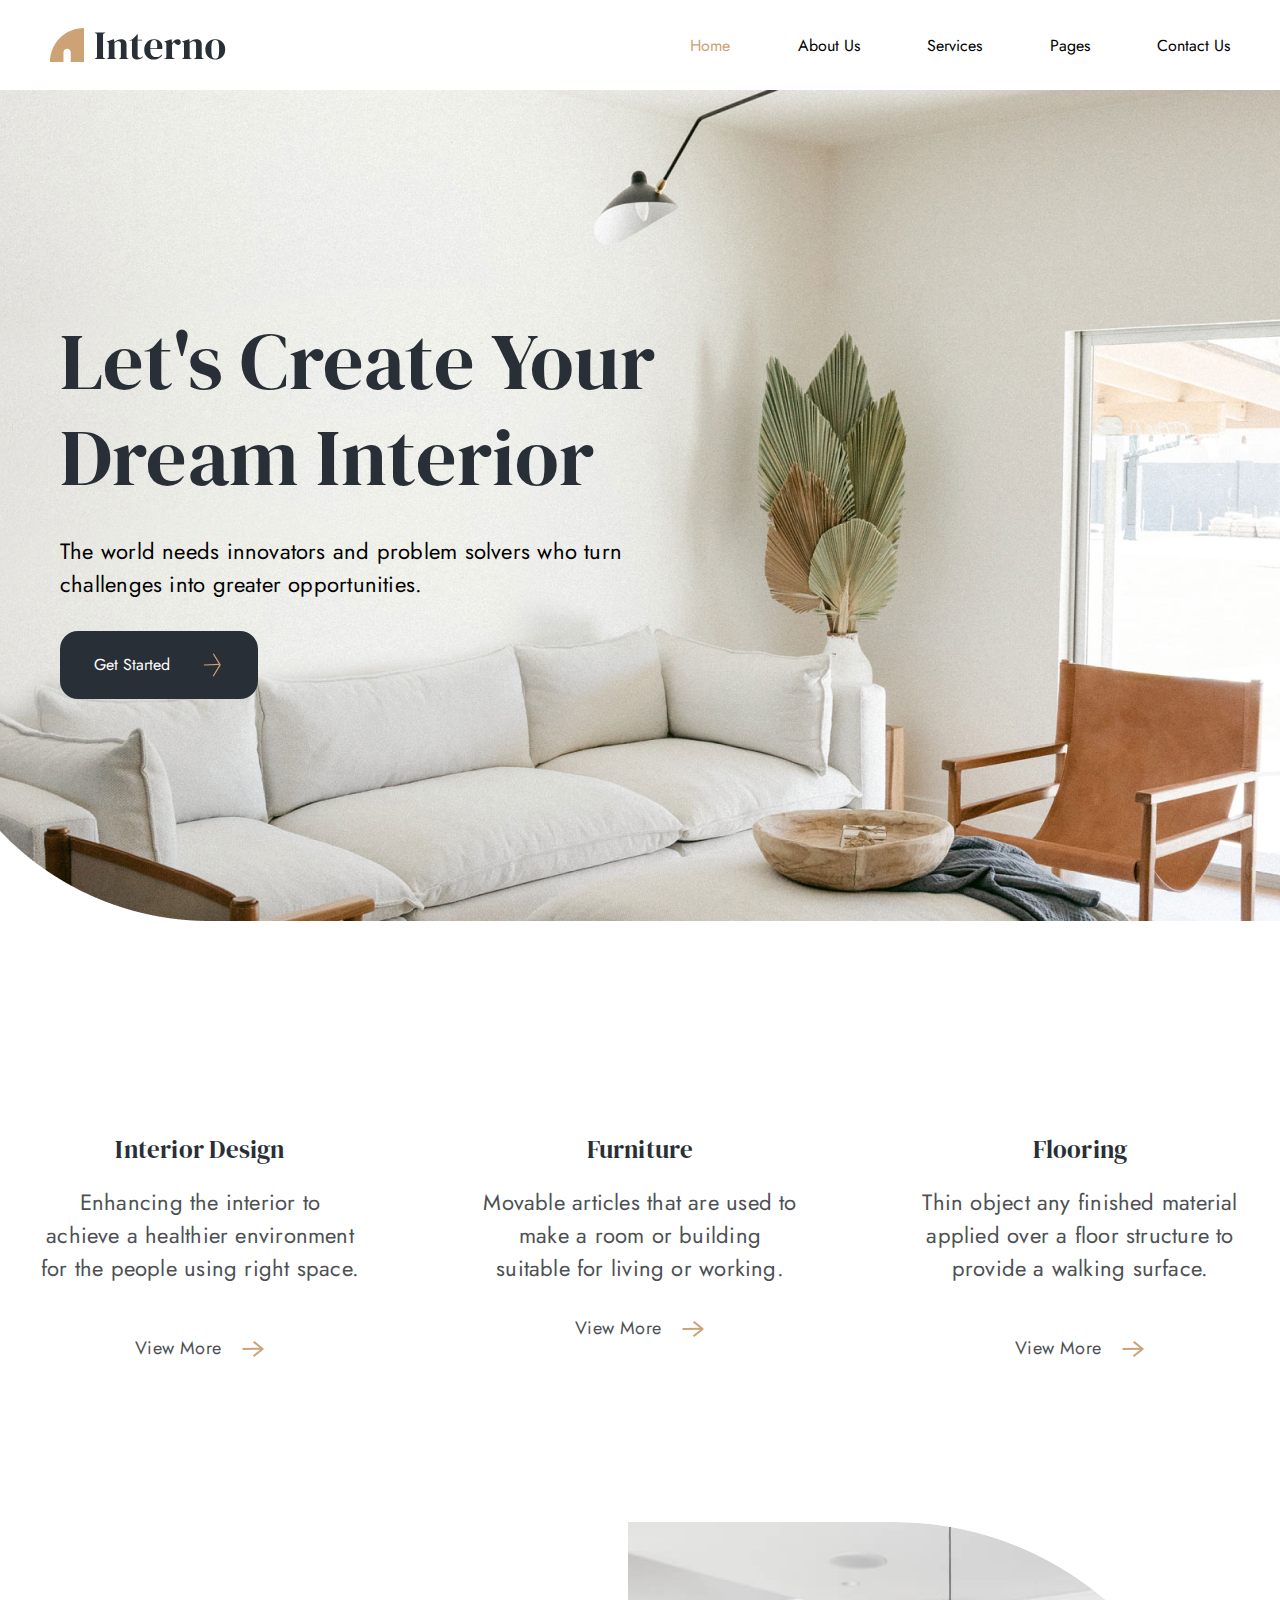
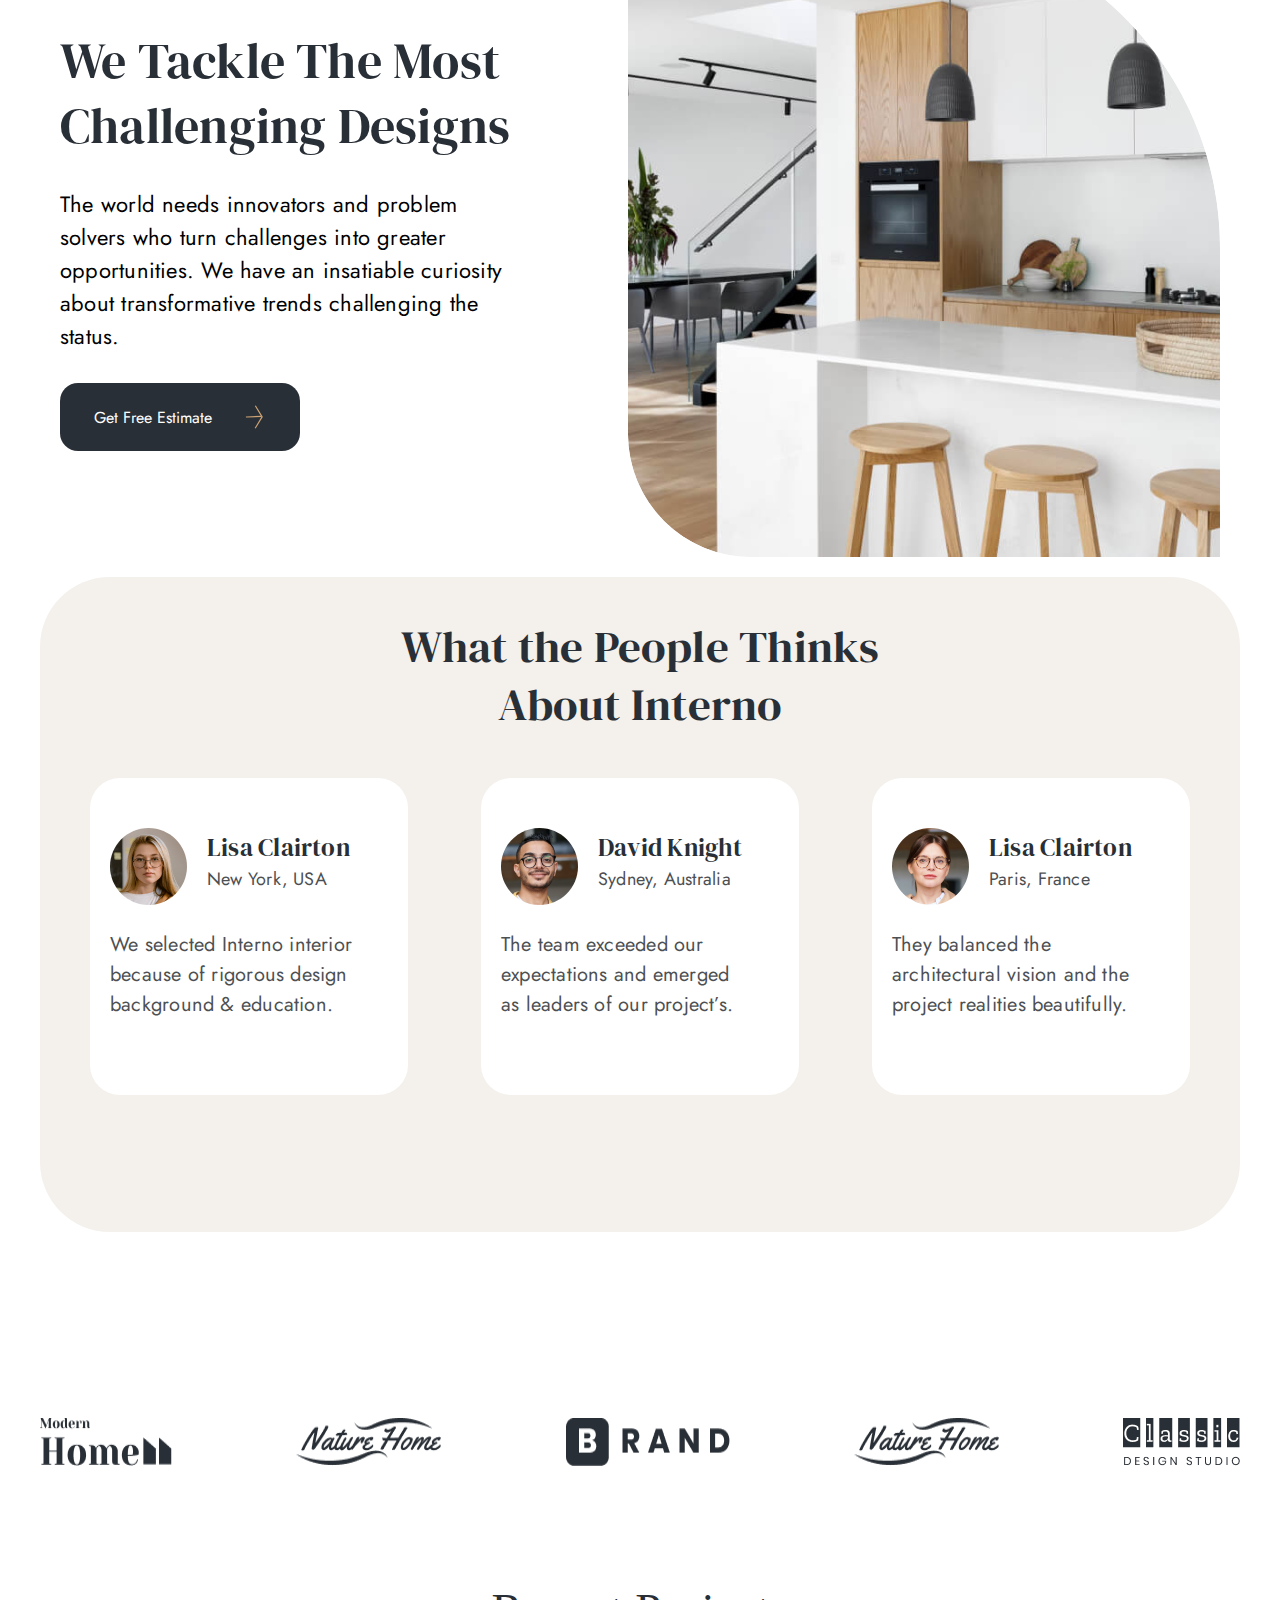
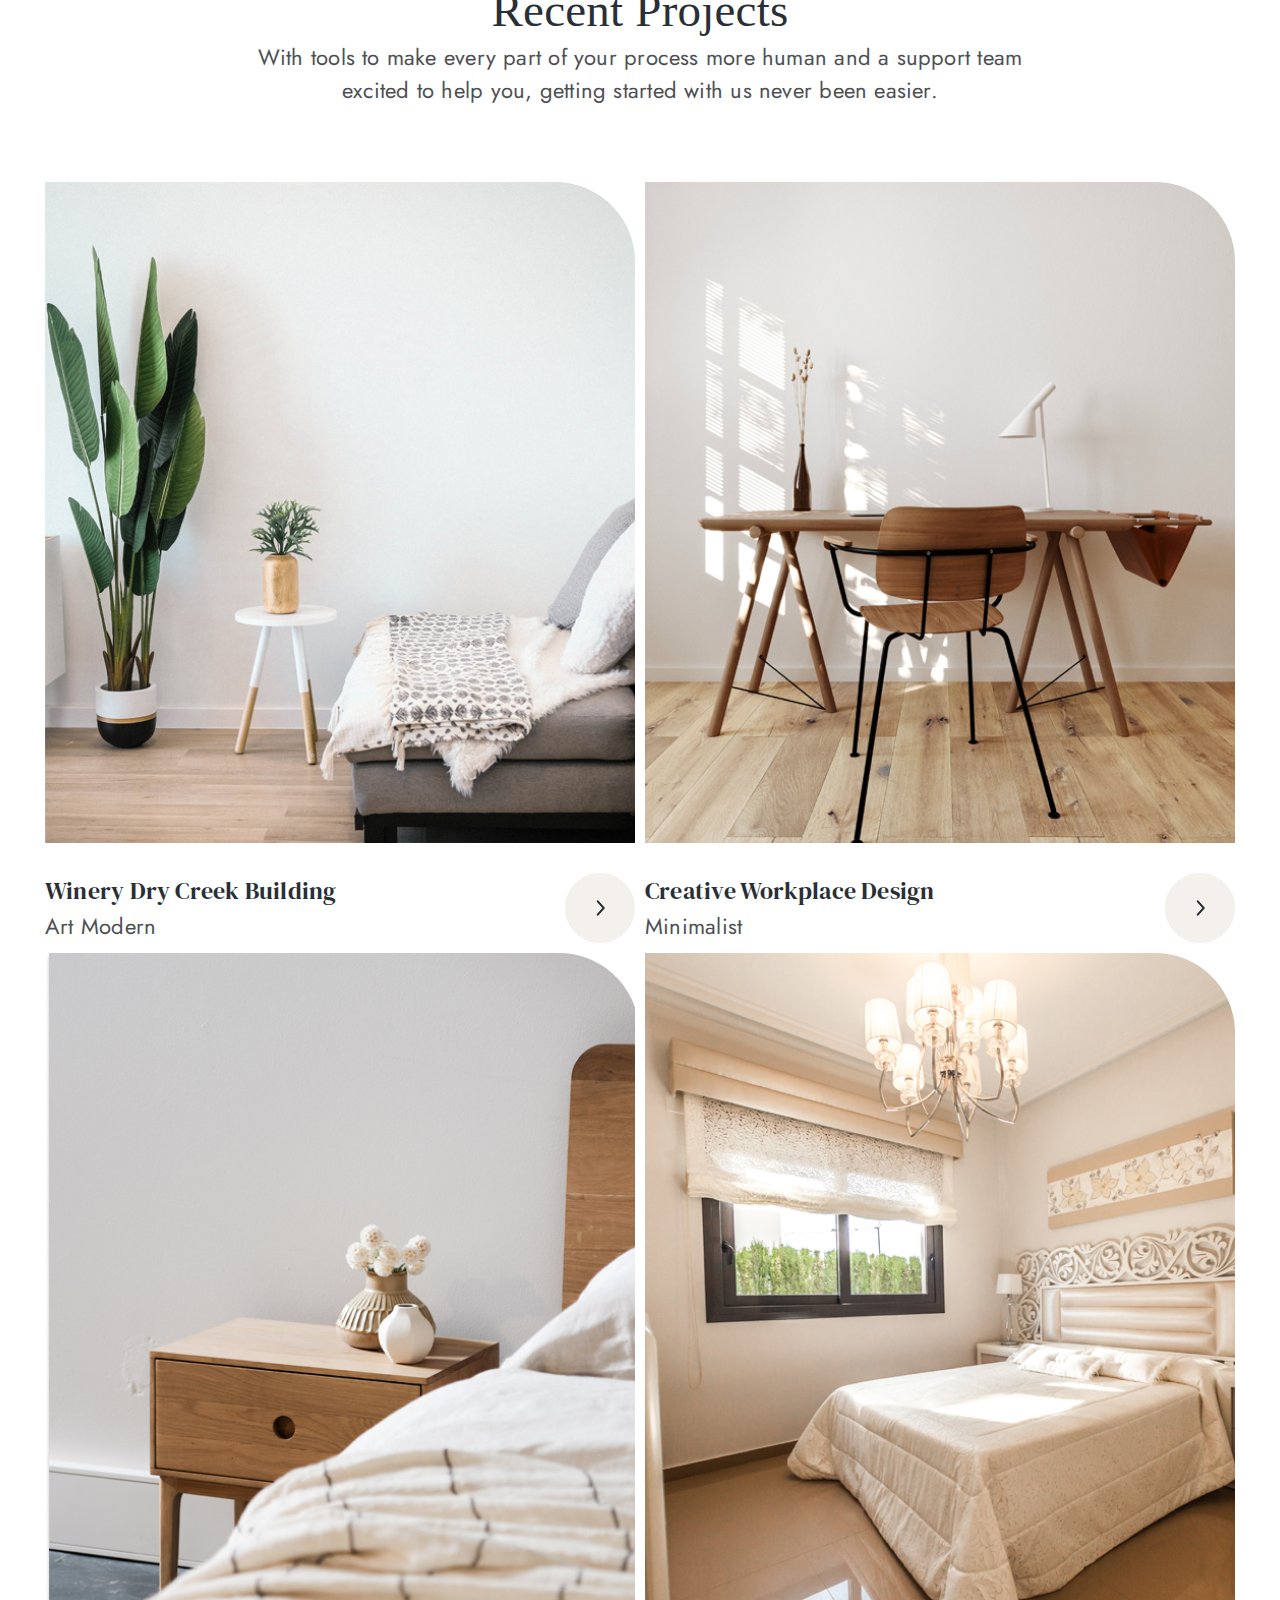
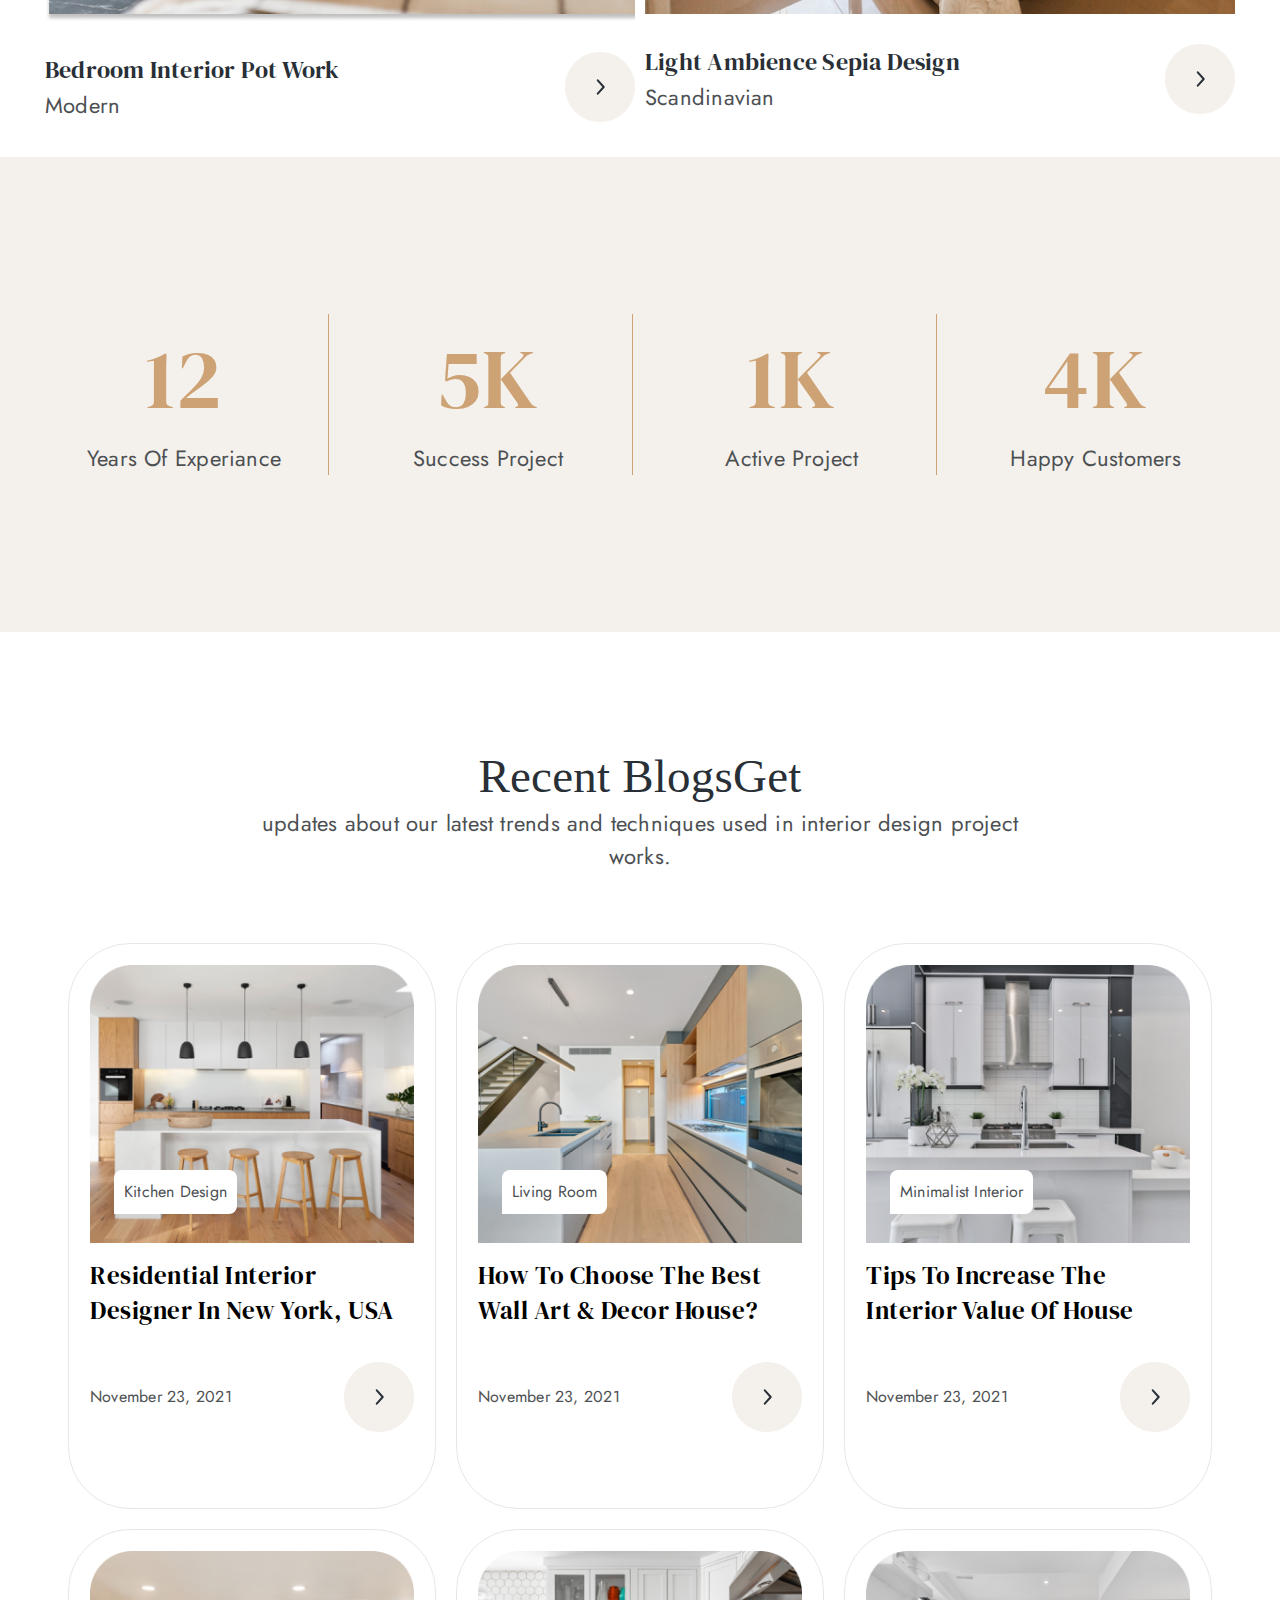
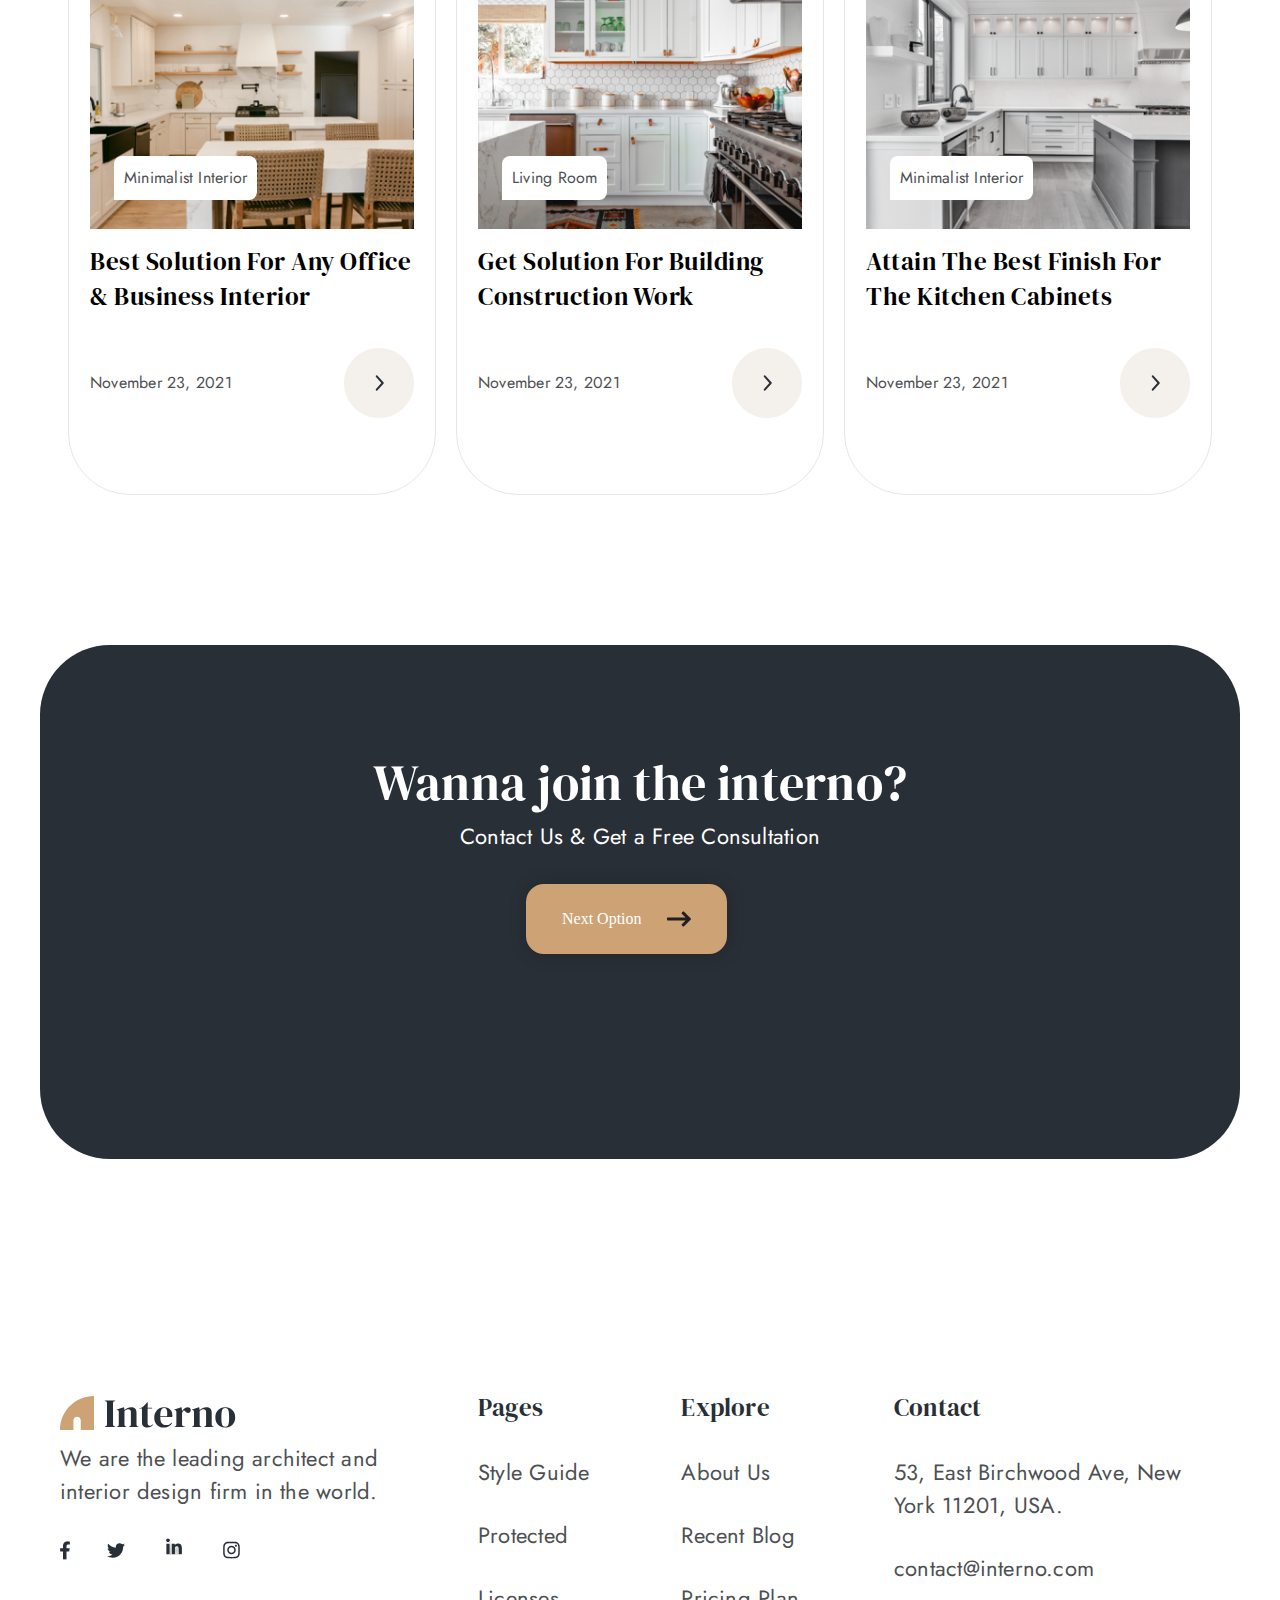
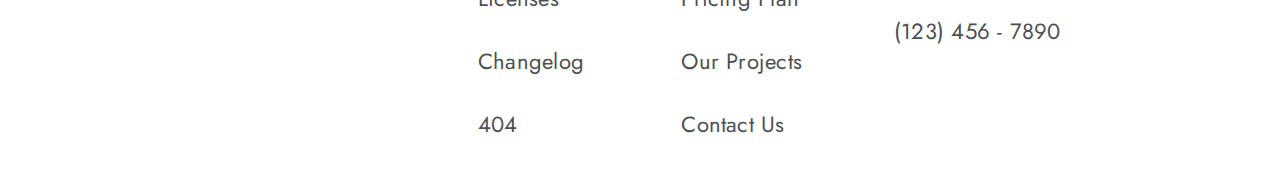
<file: index.html>
<!DOCTYPE html>
<html lang="en">
  <head>
    <meta charset="UTF-8" />
    <meta http-equiv="X-UA-Compatible" content="IE=edge" />
    <meta name="viewport" content="width=device-width, initial-scale=1.0" />
    <title>Inferno</title>
    <link
      href="https://fonts.googleapis.com/css2?family=DM+Serif+Display&family=Jost:wght@300;400;500;600;700;800&family=Rubik+Distressed&display=swap"
      rel="stylesheet"
    />
    <link rel="stylesheet" href="style.css" />
  </head>
  <body>
    <header class="header">
      <div class="wrapper">
        <nav class="header__menu">
          <img src="./image/header-icon.svg" alt="" class="header__icon" />
          <ul class="conteiner__menu-link">
            <li class="menu-link__item">  
            <a href="" class="menu__link menu__link--color">Home</a></li>
             <li class="menu-link__item"> 
            <a href="" class="menu__link">About Us</a></li>
             <li class="menu-link__item"> 
            <a href="" class="menu__link menu__link--noneudp">Services</a></li>
             <li class="menu-link__item"> 
            <a href="" class="menu__link menu__link--noneudp">Pages</a></li>
             <li class="menu-link__item"> 
            <a href="" class="menu__link">Contact Us</a></li>
          </ul>
        </nav>
      </div>
    </header>
    <div class="background-image">
      <div class="wrapper">
        <section class="hero">
          <div class="hero-item">
            <h2 class="hero__title">Let's Create Your Dream Interior</h2>
            <p class="hero__text">
              The world needs innovators and problem solvers who turn challenges
              into greater opportunities.
            </p>
            <a href="" class="hero__button">
              <p class="hero__buttom-text">Get Started</p>
              <img
                src="./image/section-icon.svg"
                alt=""
                class="hero__icon"
              />
            </a>
          </div>
        </section>
      </div>
    </div>
    <div class="wrapper">
      <div class="content">
        <div class="content__item">
          <h3 class="content__title">Interior Design</h3>
          <p class="content__text">
            Enhancing the interior to achieve a healthier environment for the
            people using right space.
          </p>
          <a href="" class="content__link"
            >View More
            <img
              src="./image/fhooter__icon.svg"
              alt=""
              class="content__link-icon"
            />
          </a>
        </div>

        <div class="content__item">
          <h3 class="content__title">Furniture</h3>
          <p class="content__text content__text--margin">
            Movable articles that are used to make a room or building suitable
            for living or working.
          </p>
          <a href="" class="content__link"
            >View More
            <img
              src="./image/fhooter__icon.svg"
              alt=""
              class="content__link-icon"
            />
          </a>
        </div>

        <div class="content__item">
          <h3 class="content__title">Flooring</h3>
          <p class="content__text">
            Thin object any finished material applied over a floor structure to
            provide a walking surface.
          </p>
          <a href="" class="content__link"
            >View More
            <img
              src="./image/fhooter__icon.svg"
              alt=""
              class="content__link-icon"
            />
          </a>
        </div>
      </div>
    </div>
    <div class="wrapper">
      <div class="hero hero--margin">
        <div class="hero-item hero-item--wz">
          <h2 class="hero__title hero__title--fz">
            We Tackle The Most Challenging Designs
          </h2>
          <p class="hero__text">
            The world needs innovators and problem solvers who turn challenges
            into greater opportunities. We have an insatiable curiosity about
            transformative trends challenging the status.
          </p>
          <a href="" class="hero__button"
            >Get Free Estimate
            <img src="./image/section-icon.svg" alt="" class="hero__icon"
          /></a>
        </div>
        <div class="hero__conteiner-image">
          <img src="./image/section-image.png" alt="" class="hero__image" />
          <div class="hero__image-animation">
            <img
              src="./image/section-iconanimation-1.svg"
              alt=""
              class="hero__animation-icon"
            />
            <p class="hero__conteiner-animation">messenger</p>
            <img
              src="./image/section-iconanimation-2.svg"
              alt=""
              class="hero__animation-icon"
            />
          </div>
        </div>
      </div>
    </div>
    <div class="wrapper">
      <div class="Mesenger">
        <h2 class="Mesenger__title">What the People Thinks About Interno</h2>
        <div class="Mesenger__conteiner-item">
          <div class="Mesenger__item">
            <div class="Mesenger__info-pupils">
              <img
                src="./image/mesenger__icon-1.svg"
                alt=""
                class="Mesenger__icon"
              />
              <div class="Messenger__name-pupils">
                <h6 class="Mesenger__title-info">Lisa Clairton</h6>
                <p class="Mesenger__subtitle-info">New York, USA</p>
              </div>
            </div>
            <p class="Mesenge__text">
              We selected Interno interior because of rigorous design background
              & education.
            </p>
          </div>

          <div class="Mesenger__item">
            <div class="Mesenger__info-pupils">
              <img
                src="./image/mesenger__icon-2.svg"
                alt=""
                class="Mesenger__icon"
              />
              <div class="Messenger__name-pupils">
                <h6 class="Mesenger__title-info">David Knight</h6>
                <p class="Mesenger__subtitle-info">Sydney, Australia</p>
              </div>
            </div>
            <p class="Mesenge__text">
              The team exceeded our expectations and emerged as leaders of our
              project’s.
            </p>
          </div>

          <div class="Mesenger__item">
            <div class="Mesenger__info-pupils">
              <img
                src="./image/mesenger__icon-3.svg"
                alt=""
                class="Mesenger__icon"
              />
              <div class="Messenger__name-pupils">
                <h6 class="Mesenger__title-info">Lisa Clairton</h6>
                <p class="Mesenger__subtitle-info">Paris, France</p>
              </div>
            </div>
            <p class="Mesenge__text">
              They balanced the architectural vision and the project realities
              beautifully.
            </p>
          </div>
        </div>
      </div>
    </div>
    <div class="wrapper">
      <div class="conteiner-brands">
        <img src="./image/section-1.png" alt="" class="brand" />
        <img src="./image/section-4.png" alt="" class="brand" />
        <img src="./image/section-3.png" alt="" class="brand" />
        <img src="./image/section-4.png" alt="" class="brand" />
        <img src="./image/section-5.png" alt="" class="brand" />
      </div>
    </div>
    <div class="wrapper">
      <h3 class="title">Recent Projects</h3>
      <p class="subtitle">
        With tools to make every part of your process more human and a support
        team excited to help you, getting started with us never been easier.
      </p>
      <div class="conteiner-card">
        <div class="card">
          <div class="conteiner-image">
            <img src="./image/card__image-1.png" alt="" class="card__image" />
              <div class="card-animation">
              <p class="card-animation__text">Call AS</p>
              <p class="card-animation__text">choose our products</p>
              <a href="" class="card-animation__link">buy is</a>
            </div>
          </div>
          <div class="card__conteiner-info">
            <div class="card__conteiner-title">
              <h4 class="card__title">Winery Dry Creek Building</h4>
              <p class="card__subtitle">Art Modern</p>
            </div>
            <img src="./image/card-icon.svg" alt="" class="card__icon" />
          </div>
        </div>

        <div class="card">
          <div class="conteiner-image">
            <img src="./image/card__image-2.png" alt="" class="card__image" />
              <div class="card-animation">
              <p class="card-animation__text">Call AS</p>
              <p class="card-animation__text">choose our products</p>
              <a href="" class="card-animation__link">buy is</a>
            </div>
          </div>
          <div class="card__conteiner-info">
            <div class="card__conteiner-title">
              <h4 class="card__title">Creative Workplace Design</h4>
              <p class="card__subtitle">Minimalist</p>
            </div>
            <img src="./image/card-icon.svg" alt="" class="card__icon" />
          </div>
        </div>

        <div class="card">
          <div class="conteiner-image">
            <img src="./image/card__image-3.png" alt="" class="card__image" />
              <div class="card-animation">
              <p class="card-animation__text">Call AS</p>
              <p class="card-animation__text">choose our products</p>
              <a href="" class="card-animation__link">buy is</a>
            </div>
          </div>
          <div class="card__conteiner-info">
            <div class="card__conteiner-title">
              <h4 class="card__title">Bedroom Interior Pot Work</h4>
              <p class="card__subtitle">Modern</p>
            </div>
            <img src="./image/card-icon.svg" alt="" class="card__icon" />
          </div>
        </div>

        <div class="card">
          <div class="conteiner-image">
            <img src="./image/card__image-4.png" alt="" class="card__image" />
            <div class="card-animation">
              <p class="card-animation__text">Call AS</p>
              <p class="card-animation__text">choose our products</p>
              <a href="" class="card-animation__link">buy is</a>
            </div>
          </div>
         
          <div class="card__conteiner-info">
            <div class="card__conteiner-title">
              <h4 class="card__title">Light Ambience Sepia Design</h4>
              <p class="card__subtitle">Scandinavian</p>
            </div>
            <img src="./image/card-icon.svg" alt="" class="card__icon" />
          </div>
        </div>
      </div>
    </div>

    <div class="price">
      <div class="wrapper">
        <div class="price-conteiner">
          <div class="price-item">
            <h5 class="price__title">12</h5>
            <p class="price__subtitle">Years Of Experiance</p>
          </div>

          <div class="price-item">
            <h5 class="price__title">5K</h5>
            <p class="price__subtitle">Success Project</p>
          </div>

          <div class="price-item">
            <h5 class="price__title">1K</h5>
            <p class="price__subtitle">Active Project</p>
          </div>

          <div class="price-item price-item--brnone">
            <h5 class="price__title">4K</h5>
            <p class="price__subtitle">Happy Customers</p>
          </div>
        </div>
      </div>
    </div>
    <div class="wrapper">
      <h3 class="title">Recent BlogsGet</h3>
      <p class="subtitle">
        updates about our latest trends and techniques used in interior design
        project works.
      </p>
      <div class="conteiner-card-2">
        <div class="card-2">
          <div class="card-2__conteiner-image">
          <img src="./image/card-2__image-1.png" alt="" class="card-2__image" />
          <p class="card-2__image-position">Kitchen Design</p>
          </div>
          <h4 class="card-2__title">
            Residential Interior Designer In New York, USA
          </h4>
          <a href="" class="card-2__link">
            <p class="card-2__subtitle">November 23, 2021</p>
            <img src="./image/card-icon.svg" alt="" class="card__icon" />
          </a>
        </div>

        <div class="card-2">
          <div class="card-2__conteiner-image">
          <img src="./image/card-2__image-2.png" alt="" class="card-2__image" />
          <p class="card-2__image-position">Living Room</p>
          </div>
          <h4 class="card-2__title">
            How To Choose The Best Wall Art & Decor House?
          </h4>
          <a href="" class="card-2__link">
            <p class="card-2__subtitle">November 23, 2021</p>
            <img src="./image/card-icon.svg" alt="" class="card__icon" />
          </a>
        </div>

        <div class="card-2">
          <div class="card-2__conteiner-image">
          <img src="./image/card-2__image-3.png" alt="" class="card-2__image" />
            <p class="card-2__image-position">Minimalist Interior</p>
          </div>
          <h4 class="card-2__title">
            Tips To Increase The Interior Value Of House
          </h4>
          <a href="" class="card-2__link">
            <p class="card-2__subtitle">November 23, 2021</p>
            <img src="./image/card-icon.svg" alt="" class="card__icon" />
          </a>
        </div>

        <div class="card-2">
          <div class="card-2__conteiner-image">
          <img src="./image/card-2__image-4.png" alt="" class="card-2__image" />
          <p class="card-2__image-position">Minimalist Interior</p>
          </div>
          <h4 class="card-2__title">
            Best Solution For Any Office & Business Interior
          </h4>
          <a href="" class="card-2__link">
            <p class="card-2__subtitle">November 23, 2021</p>
            <img src="./image/card-icon.svg" alt="" class="card__icon" />
          </a>
        </div>

        <div class="card-2">
          <div class="card-2__conteiner-image">
          <img src="./image/card-2__image-5.png" alt="" class="card-2__image" />
          <p class="card-2__image-position">Living Room</p>
          </div>
          <h4 class="card-2__title">
            Get Solution For Building Construction Work
          </h4>
          <a href="" class="card-2__link">
            <p class="card-2__subtitle">November 23, 2021</p>
            <img src="./image/card-icon.svg" alt="" class="card__icon" />
          </a>
        </div>

        <div class="card-2">
          <div class="card-2__conteiner-image">
          <img src="./image/card-2__image-6.png" alt="" class="card-2__image" />
          <p class="card-2__image-position">Minimalist Interior</p>
          </div>
          
          <h4 class="card-2__title">
            Attain The Best Finish For The Kitchen Cabinets
          </h4>
          <a href="" class="card-2__link">
            <p class="card-2__subtitle">November 23, 2021</p>
            <img src="./image/card-icon.svg" alt="" class="card__icon" />
          </a>
        </div>
      </div>
    </div>
    <div class="wrapper">
      <div class="info">
        <h2 class="info__title">Wanna join the interno?</h2>
        <p class="info__subtitle">Contact Us & Get a Free Consultation</p>
        <div class="conteiner__info-button">
          <a href="./big-progect-3/index.html" class="info__button">
            Next Option
            <img src="./image/section-icon-3.svg" alt="" class="hero__icon" />
          </a>
        </div>
      </div>
    </div>
    <div class="wrapper">
      <footer class="fhooter">
        <div class="fhooter-content">
          <img src="./image/header-icon.svg" alt="" class="fhooter__icon-2" />
          <p class="fhooter__text fhooter__text--textal">
            We are the leading architect and interior design firm in the world.
          </p>
          <div class="conteiner__fhooter-icon">
            <img
              src="./image/fhooter__icon-2.png"
              alt=""
              class="fhooter__icon"
            />
            <img
              src="./image/fhooter__icon-3.svg"
              alt=""
              class="fhooter__icon"
            />
            <img
              src="./image/fhooter__icon-4.svg"
              alt=""
              class="fhooter__icon"
            />
            <img
              src="./image/fhooter__icon-5.svg"
              alt=""
              class="fhooter__icon"
            />
          </div>
        </div>
        <div class="fhooter-content fhooter-content--none">
          <h3 class="fhooter__title fhooter__title--textal">Pages</h3>
          <p class="fhooter__text fhooter__text--textal">Style Guide</p>
          <p class="fhooter__text fhooter__text--textal">Protected</p>
          <p class="fhooter__text fhooter__text--textal">Licenses</p>
          <p class="fhooter__text fhooter__text--textal">Changelog</p>
          <p class="fhooter__text fhooter__text--textal">404</p>
        </div>
        <div class="fhooter-content">
          <h3 class="fhooter__title fhooter__title--textal">Explore</h3>
          <p class="fhooter__text fhooter__text--textal">About Us</p>
          <p class="fhooter__text fhooter__text--textal">Recent Blog</p>
          <p class="fhooter__text fhooter__text--textal">Pricing Plan</p>
          <p class="fhooter__text fhooter__text--textal">Our Projects</p>
          <p class="fhooter__text fhooter__text--textal">Contact Us</p>
        </div>
        <div class="fhooter-content fhooter-content--none">
          <h3 class="fhooter__title fhooter__title--textal">Contact</h3>
          <p class="fhooter__text fhooter__text--textal">
            53, East Birchwood Ave, New York 11201, USA.
          </p>
          <p class="fhooter__text fhooter__text--textal">contact@interno.com</p>
          <p class="fhooter__text fhooter__text--textal">(123) 456 - 7890</p>
        </div>
      </footer>
    </div>
  </body>
</html>
</file>
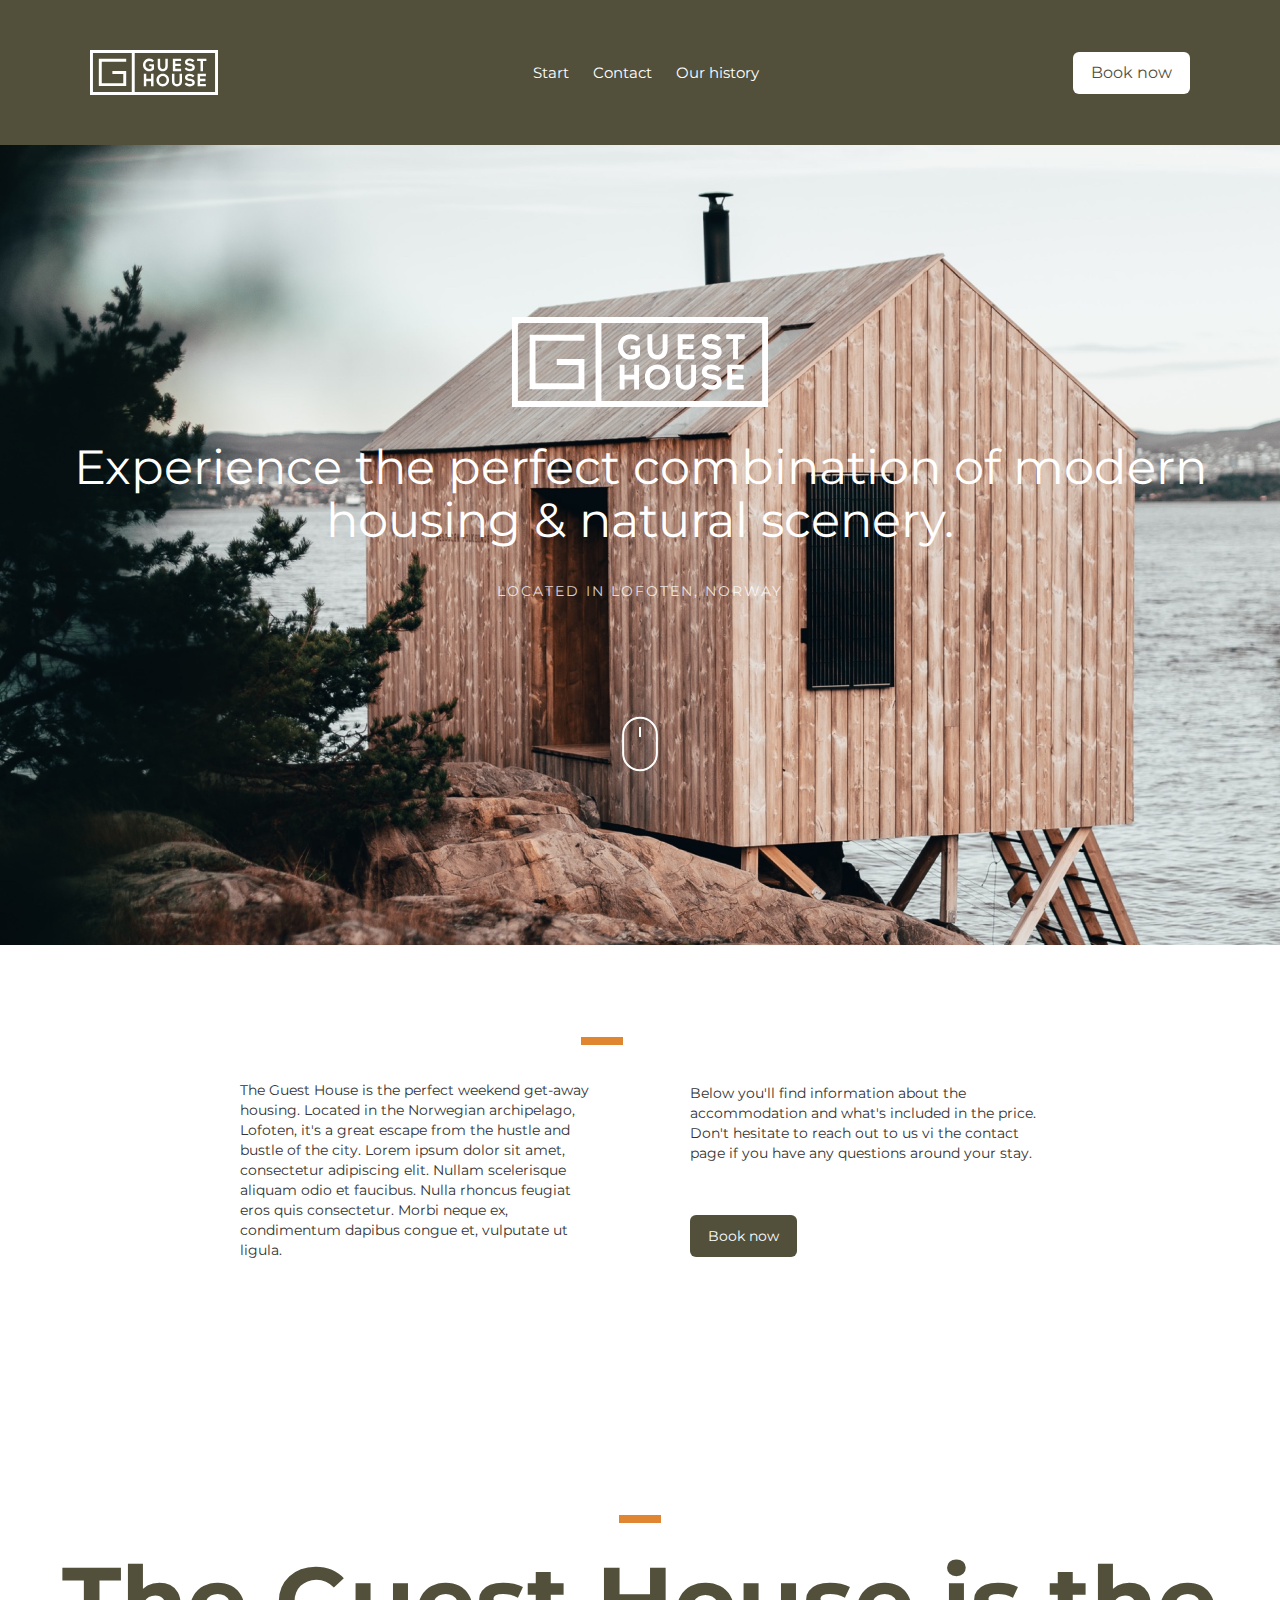
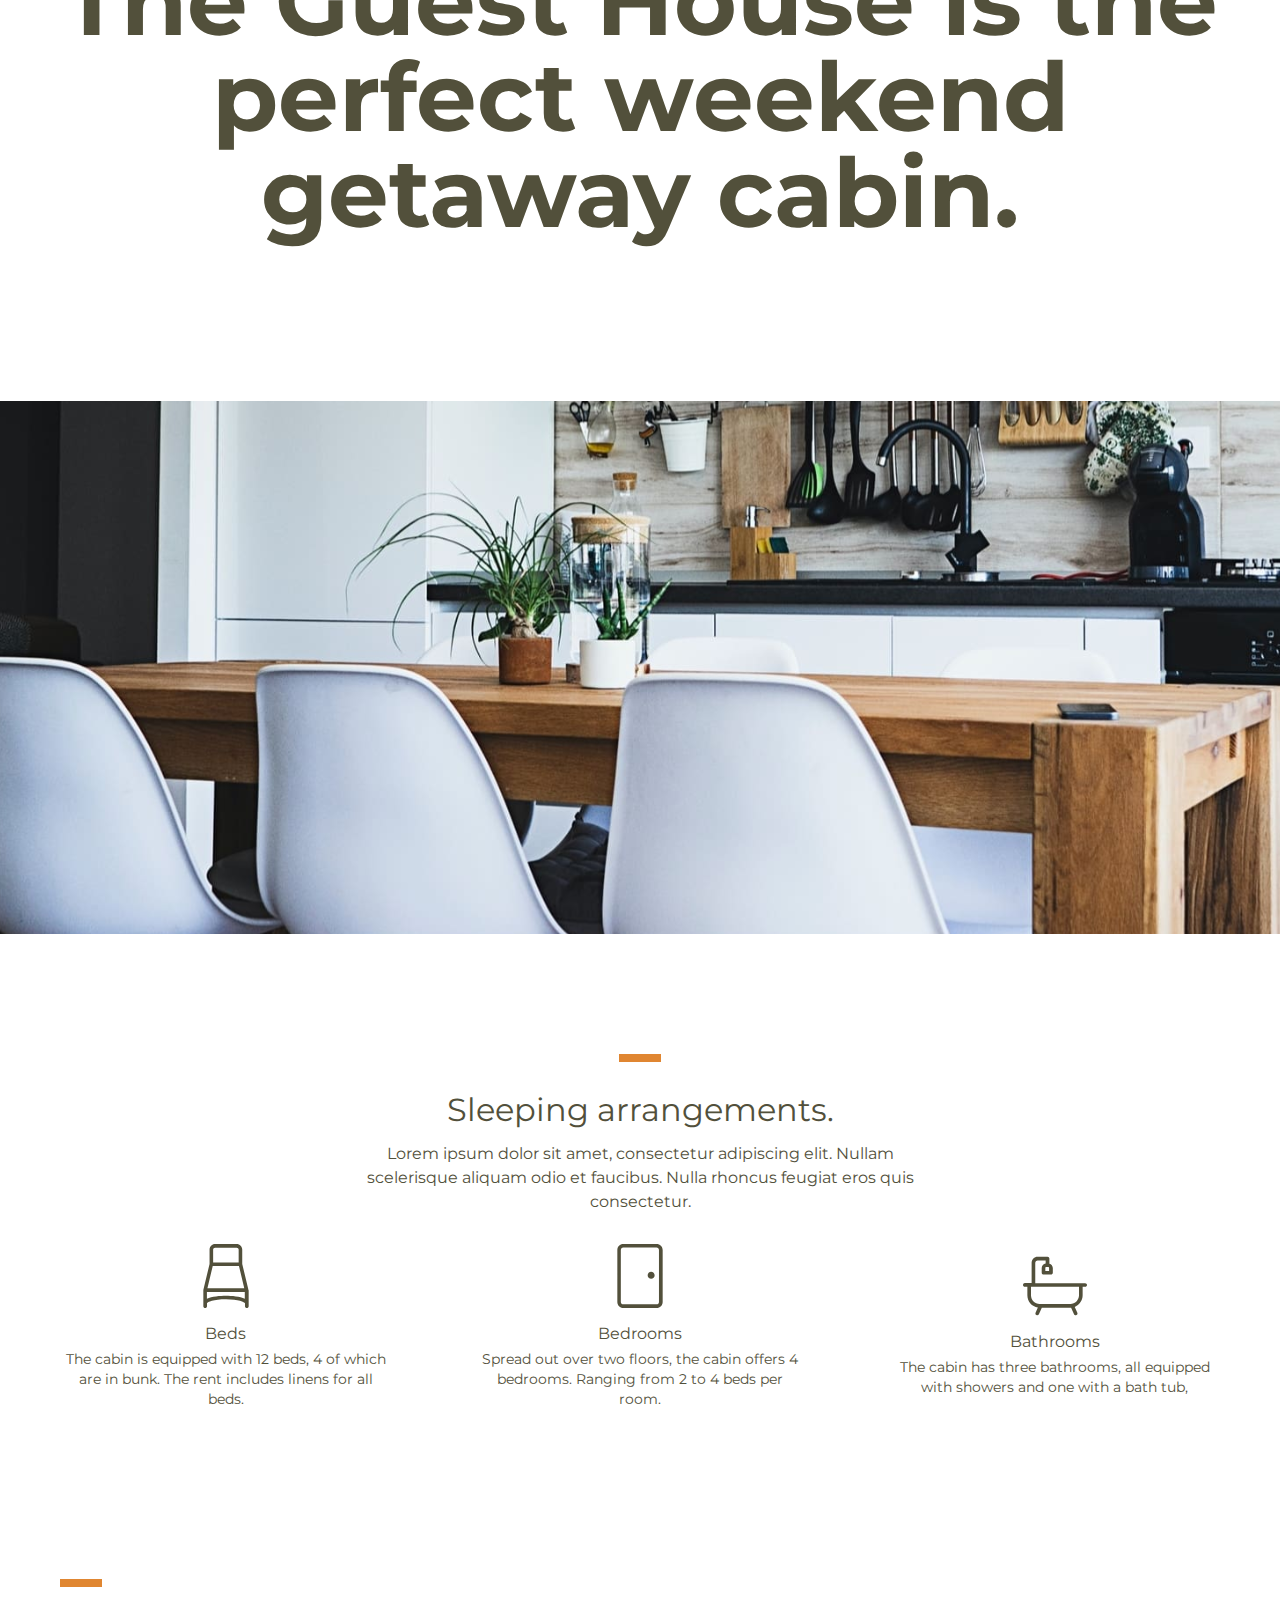
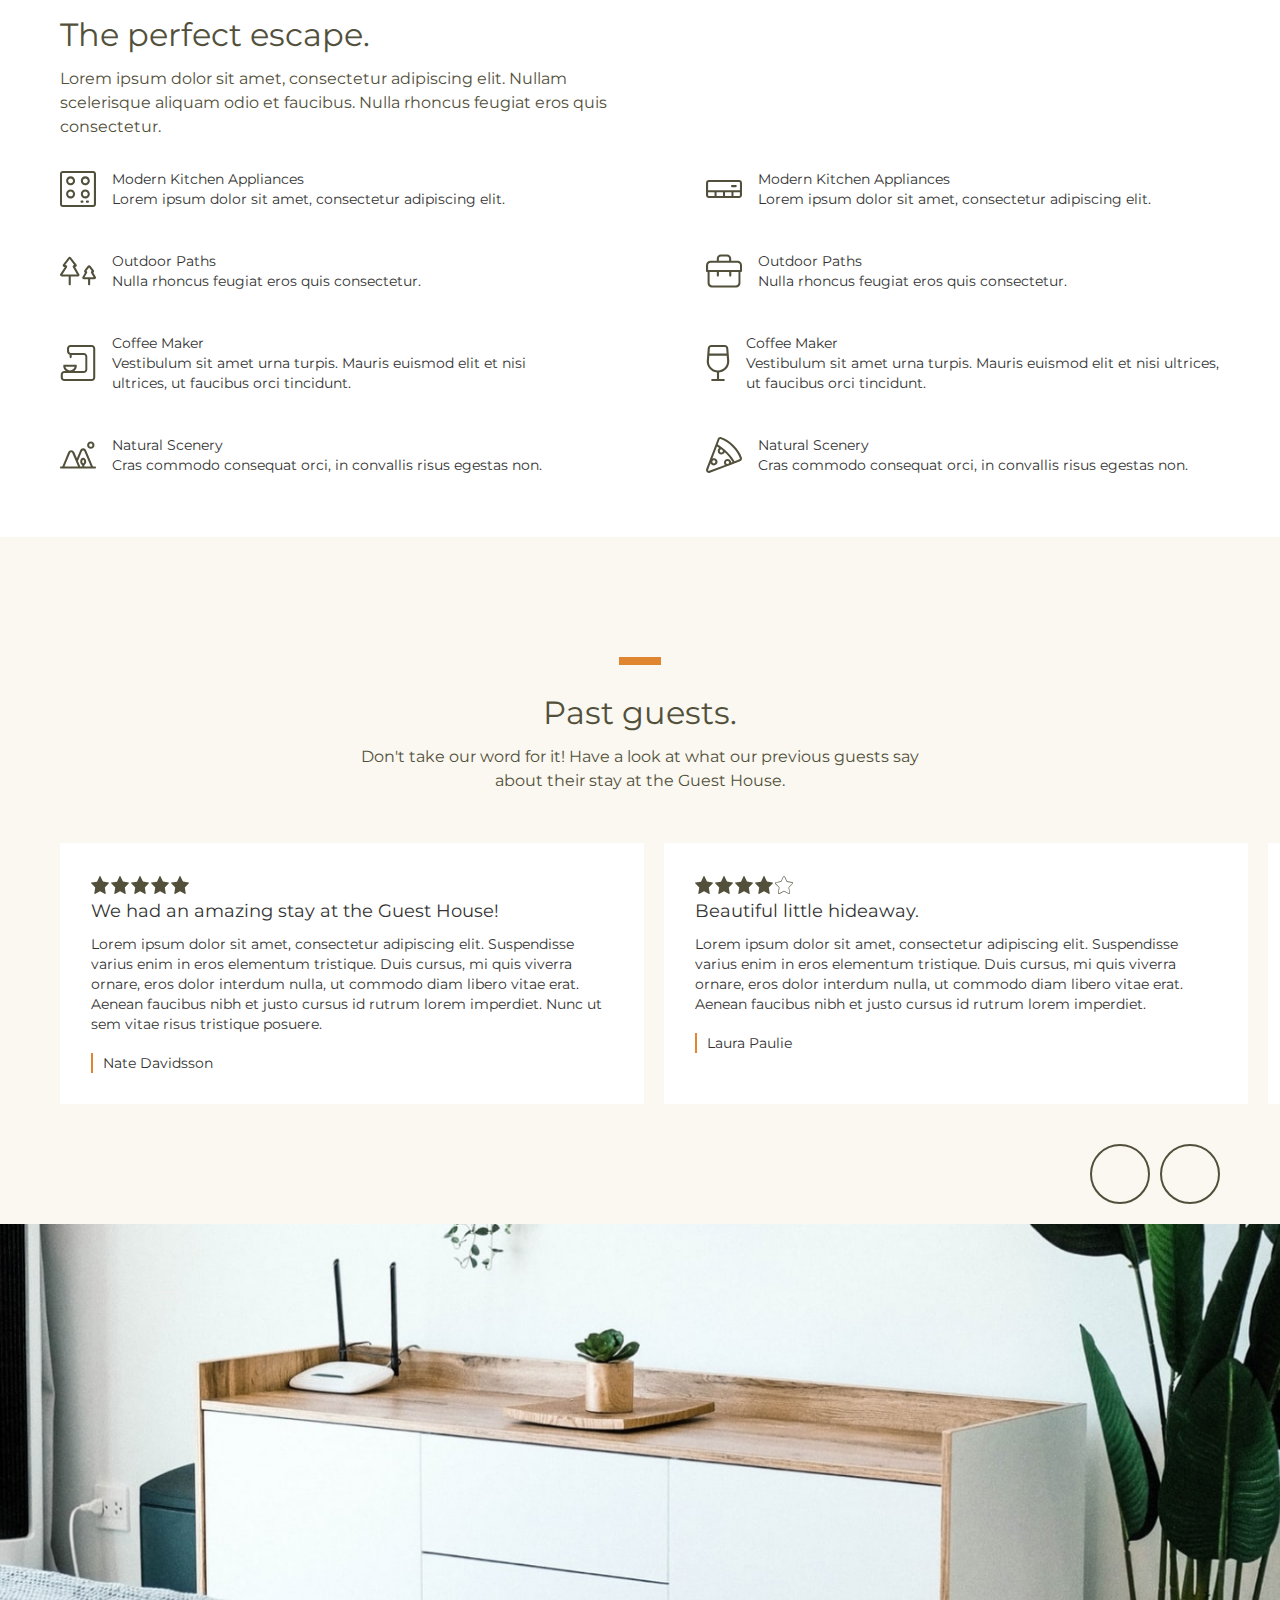
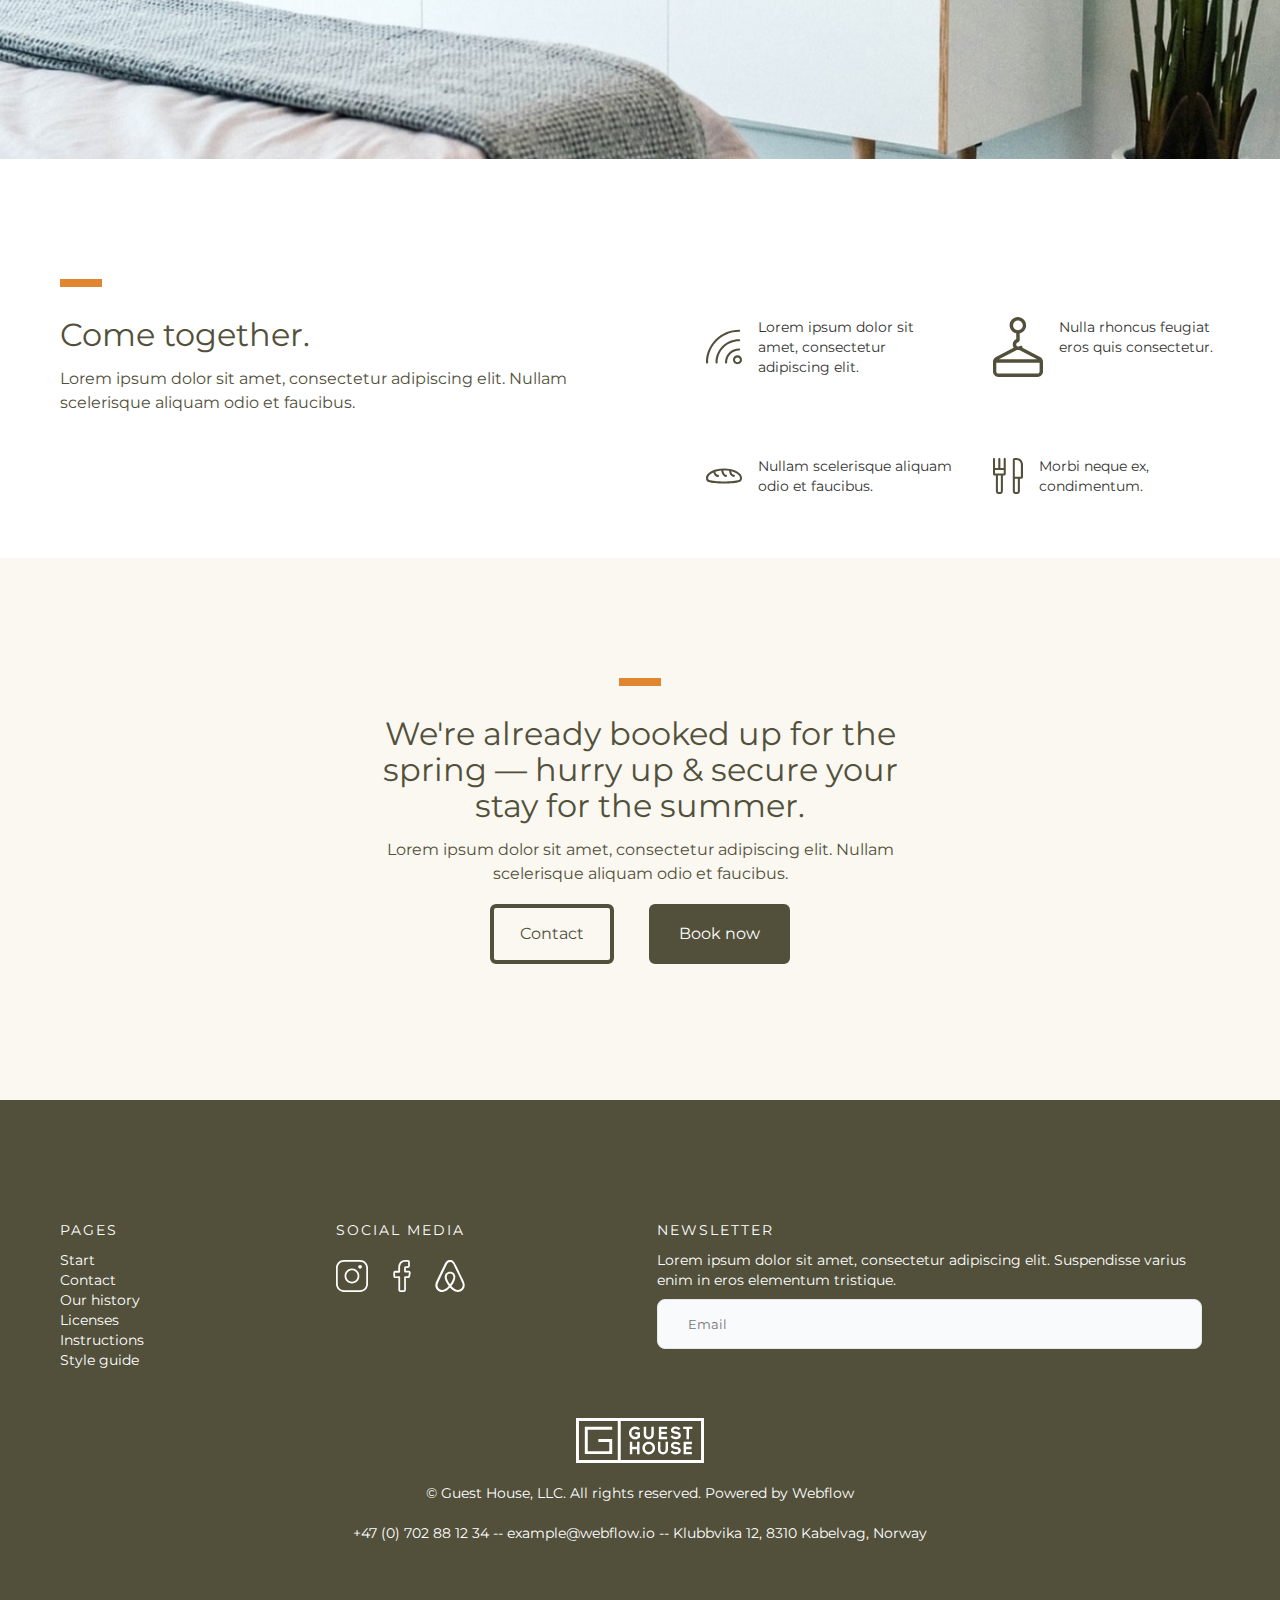
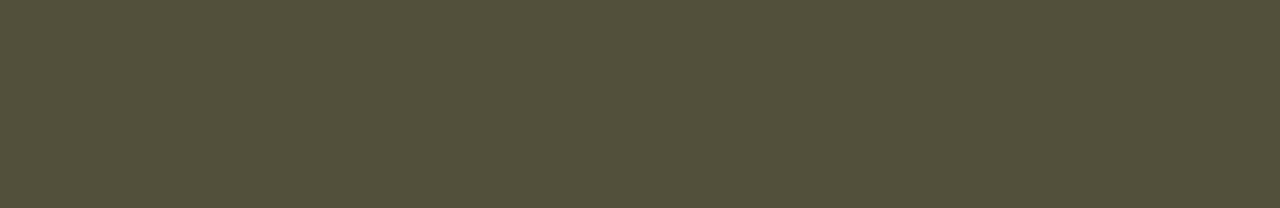
<file: big-progect-3/index.html>
<!DOCTYPE html>
<html lang="en">
<head>
    <meta charset="UTF-8">
    <meta http-equiv="X-UA-Compatible" content="IE=edge">
    <meta name="viewport" content="width=device-width, initial-scale=1.0">
    <title>Guest House</title>
    <link rel="stylesheet" href="style.css">
    <link href="https://fonts.googleapis.com/css2?family=Montserrat:wght@400;500;600;700;800;900&display=swap" rel="stylesheet">
</head>
<body>
    <header class="header">
        <div class="wrapper">
            <nav class="header__menu">
                <img src="./image/header__icon.svg" alt="" class="header__icon">
                <ul class="header__conteiner-links">
                    <li class="header__links">
                        <a href="/" class="header__link">Start</a>
                    </li>
                    <li class="header__links">
                        <a href="/" class="header__link">Contact</a>
                    </li>
                    <li class="header__links">
                        <a href="/" class="header__link">Our history</a>
                    </li>
                </ul>
                <a href="" class="header__button animation__button">Book now</a>
            </nav>
        </div>
    </header>
    <div class="baground-image">
    <div class="wrapper">
        <div class="baground-image__conteiner">
            <div class="conteiner-image">
            <img src="./image/baground__icon.svg" alt="" class="baground-image__icon"></div>
        <h3 class="baground-image__title">Experience the perfect combination of modern housing & natural scenery.</h3>
        <p class="baground-image__subtitle">Located in Lofoten, norway</p>
        <img src="./image/baground-image__icon-2.svg" alt="" class="baground-image__icon-2">
        </div>
    </div>
   </div>
   <section class="hero">
    <div class="hero__item hero__item--position">
        <p class="hero__text">The Guest House is the perfect weekend get-away housing. Located in the Norwegian archipelago, Lofoten, it's a great escape from the hustle and bustle of the city. Lorem ipsum dolor sit amet, consectetur adipiscing elit. Nullam scelerisque aliquam odio et faucibus. Nulla rhoncus feugiat eros quis consectetur. Morbi neque ex, condimentum dapibus congue et, vulputate ut ligula.</p>
    </div>
    <div class="hero__item">
        <p class="hero__text"><div class="hero__item">
        <p class="hero__text">Below you'll find information about the accommodation and what's included in the price. Don't hesitate to reach out to us vi the contact page if you have any questions around your stay.</p>
        <a href="" class="hero__button hero-animation">Book now</a>
    </div>
    </div>
   </section>
   <div class="wrapper">
    <div class="line"></div>
    <h1 class="title">The Guest House is the perfect weekend getaway cabin.</h1>
   </div>
    <img src="./image/IMAGE.svg" alt="" class="image">
   </div>
   <div class="wrapper">
     <section class="hero-room">
    <div class="line"></div>
    <h2 class="hero-room__title">Sleeping arrangements.</h2>
    <p class="hero-room__subtitle">Lorem ipsum dolor sit amet, consectetur adipiscing elit. Nullam scelerisque aliquam odio et faucibus. Nulla rhoncus feugiat eros quis consectetur.</p>
    <div class="hero-room__conteiner">
        <div class="hero-room__item">
            <img src="./image/section-room__icon-1.svg" alt="" class="hero-room__icon">
            <h3 class="hero-room__item-title">Beds</h3>
            <p class="hero-room__text">The cabin is equipped with 12 beds, 4 of which are in bunk. The rent includes linens for all beds.</p>
        </div>

         <div class="hero-room__item">
            <img src="./image/section-room__icon-2.svg" alt="" class="hero-room__icon">
            <h3 class="hero-room__item-title">Bedrooms</h3>
            <p class="hero-room__text">Spread out over two floors, the cabin offers 4 bedrooms. Ranging from 2 to 4 beds per room.</p>
        </div>

         <div class="hero-room__item">
            <img src="./image/section-room__icon-3.svg" alt="" class="hero-room__icon">
            <h3 class="hero-room__item-title">Bathrooms</h3>
            <p class="hero-room__text">The cabin has three bathrooms, all equipped with showers and one with a bath tub,</p>
        </div>
        </div>
    </section>
   </div>
   <div class="wrapper">
   <div class="option">
    
    <div class="line line--margin">

    </div>
    <h2 class="option__title">The perfect escape.</h2>
    <p class="option__subtitle">Lorem ipsum dolor sit amet, consectetur adipiscing elit. Nullam scelerisque aliquam odio et faucibus. Nulla rhoncus feugiat eros quis consectetur.</p>
<div class="option__conteiner-item">
    <div class="option__item">
        <div class="option__content">
            <img src="./image/option__icon-1.svg" alt="" class="option__icon">
            <div class="option__conteiner-conteiner">
            <h3 class="option-item__title">Modern Kitchen Appliances</h3>
            <p class="option-item__subtitle">Lorem ipsum dolor sit amet, consectetur adipiscing elit.</p>
            </div>
            </div>

            <div class="option__content">
            <img src="./image/option__icon-2.svg" alt="" class="option__icon">
            <div class="option__conteiner-conteiner">
            <h3 class="option-item__title">Outdoor Paths</h3>
            <p class="option-item__subtitle">Nulla rhoncus feugiat eros quis consectetur.</p>
            </div>
            </div>

            <div class="option__content">
            <img src="./image/option__icon-3.svg" alt="" class="option__icon">
            <div class="option__conteiner-conteiner">
            <h3 class="option-item__title">Coffee Maker</h3>
            <p class="option-item__subtitle">Vestibulum sit amet urna turpis. Mauris euismod elit et nisi ultrices, ut faucibus orci tincidunt.</p>
            </div>
            </div>

            <div class="option__content">
            <img src="./image/option__icon-4.svg" alt="" class="option__icon">
            <div class="option__conteiner-conteiner">
            <h3 class="option-item__title">Natural Scenery</h3>
            <p class="option-item__subtitle">Cras commodo consequat orci, in convallis risus egestas non.</p>
            </div>
            </div>


        </div>
         <div class="option__item">
            
        <div class="option__content">
            <img src="./image/option__icon-5.svg" alt="" class="option__icon">
            <div class="option__conteiner-content">
            <h3 class="option-item__title">Modern Kitchen Appliances</h3>
            <p class="option-item__subtitle">Lorem ipsum dolor sit amet, consectetur adipiscing elit.</p>
            </div>
            </div>

            <div class="option__content">
            <img src="./image/option__icon-6.svg" alt="" class="option__icon">
            <div class="option__conteiner-content">
            <h3 class="option-item__title">Outdoor Paths</h3>
            <p class="option-item__subtitle">Nulla rhoncus feugiat eros quis consectetur.</p>
            </div>
            </div>

            <div class="option__content">
            <img src="./image/option__icon-7.svg" alt="" class="option__icon">
            <div class="option__conteiner-content">
            <h3 class="option-item__title">Coffee Maker</h3>
            <p class="option-item__subtitle">Vestibulum sit amet urna turpis. Mauris euismod elit et nisi ultrices, ut faucibus orci tincidunt.</p>
            </div>
            </div>

            <div class="option__content">
            <img src="./image/option__icon-8.svg" alt="" class="option__icon">
            <div class="option__conteiner-content">
            <h3 class="option-item__title">Natural Scenery</h3>
            <p class="option-item__subtitle">Cras commodo consequat orci, in convallis risus egestas non.</p>
            </div>
            </div>


        </div>

    </div>

   </div>
   </div>
   </div>
   <div class="reviews">
   <div class="wrapper">
        <div class="line"></div>
        <h3 class="riviews__title">Past guests.</h3>
        <p class="riviews__subtitle">Don't take our word for it! Have a look at what our previous guests say about their stay at the Guest House.</p>
    <div class="riviews__conteiner-item">
        <div class="riviews__item">
            <img src="./image/riviews__icon-1.svg" alt="" class="riviews__icon">
            <h5 class="riviews__item-title">We had an amazing stay at the Guest House!</h5>
            <p class="riviews__item-subtitle">Lorem ipsum dolor sit amet, consectetur adipiscing elit. Suspendisse varius enim in eros elementum tristique. Duis cursus, mi quis viverra ornare, eros dolor interdum nulla, ut commodo diam libero vitae erat. Aenean faucibus nibh et justo cursus id rutrum lorem imperdiet. Nunc ut sem vitae risus tristique posuere.</p>
            <p class="riviews__text">Nate Davidsson</p>
        </div>

        <div class="riviews__item">
            <img src="./image/riviews__icon-2.svg" alt="" class="riviews__icon">
            <h5 class="riviews__item-title">Beautiful little hideaway.</h5>
            <p class="riviews__item-subtitle">Lorem ipsum dolor sit amet, consectetur adipiscing elit. Suspendisse varius enim in eros elementum tristique. Duis cursus, mi quis viverra ornare, eros dolor interdum nulla, ut commodo diam libero vitae erat. Aenean faucibus nibh et justo cursus id rutrum lorem imperdiet.</p>
            <p class="riviews__text">Laura Paulie</p>
        </div>

        <div class="riviews__item">
            <img src="./image/riviews__icon-1.svg" alt="" class="riviews__icon">
            <h5 class="riviews__item-title">Best vacation ever!</h5>
            <p class="riviews__item-subtitle">Lorem ipsum dolor sit amet, consectetur adipiscing elit. Suspendisse varius enim in eros elementum tristique.</p>
            <p class="riviews__text">Greg Todd</p>
        </div>
    </div>
    <div class="riviews__position">
        <img src="./image/riviews__icon-3.svg" alt="" class="riviews__icon-2">
        <img src="./image/riviews__icon-3.svg" alt="" class="riviews__icon-2">
    </div>
    </div>
   </div>
   <img src="./image/IMAGE-2.png" alt="" class="image">
   <div class="wrapper">
   <div class="option">
    <div class="line line--margin"></div>
    <div class="option__conteiner-item">
    <div class="option__item">
        <h2 class="option__title">Come together.</h2>
        <p class="option__subtitle">Lorem ipsum dolor sit amet, consectetur adipiscing elit. Nullam scelerisque aliquam odio et faucibus.</p>
    </div>

    <div class="option__item option__item--grid">
        <div class="option__content">
            <img src="./image/option__icon-9.svg" alt="" class="option__icon">
            <p class="option__text option__text--width">Lorem ipsum dolor sit amet, consectetur adipiscing elit.</p>
        </div>
        <div class="option__content">
            <img src="./image/option__icon-10.svg" alt="" class="option__icon">
            <p class="option__text option__text--width">Nulla rhoncus feugiat eros quis consectetur.</p>
        </div>
        <div class="option__content">
            <img src="./image/option__icon-11.svg" alt="" class="option__icon">
            <p class="option__text option__text--width">Nullam scelerisque aliquam odio et faucibus.</p>
        </div>
        <div class="option__content">
            <img src="./image/option__icon-12.svg" alt="" class="option__icon">
            <p class="option__text option__text--width">Morbi neque ex, condimentum.</p>
        </div>
    </div>
    </div>
   </div>
   </div>
   <div class="info">
    <div class="wrapper">
        <div class="info__conteiner">
            <div class="line"></div>
            <h3 class="info__title">
                We're already booked up for the spring — hurry up & secure your stay for the summer.
            </h3>
            <p class="info__subtitle">Lorem ipsum dolor sit amet, consectetur adipiscing elit. Nullam scelerisque aliquam odio et faucibus.</p>
            <div class="info__conteiner-button">
            <a href="" class="info__button--border">Contact</a>
            <a href="" class="info__button">Book now</a>
            </div>
        </div>
    </div>
   </div>
   <footer class="footer">
    <div class="wrapper">
    <div class="footer__conteiner-item">
        <div class="footer__item">
            <h3 class="footer__title">pages</h3>
            <p class="footer__text">Start</p>
            <p class="footer__text">Contact</p>
            <p class="footer__text">Our history</p>
            <p class="footer__text">Licenses</p>
            <p class="footer__text">Instructions</p>
            <p class="footer__text">Style guide</p>
        </div>
        <div class="footer__item">
            <h3 class="footer__title footer__title--margin">Social Media</h3>
            <div class="footer__conteiner-icon">
                <img src="./image/footer__icon-1.svg" alt="" class="footer__icon">
                <img src="./image/footer__icon-2.svg" alt="" class="footer__icon">
                <img src="./image/footer__icon-3.svg" alt="" class="footer__icon">
            </div>
        </div>
        <div class="footer__item">
            <h3 class="footer__title">Newsletter</h3>
            <p class="footer__text footer__text--width">Lorem ipsum dolor sit amet, consectetur adipiscing elit. Suspendisse varius enim in eros elementum tristique.</p>
            <input type="text" class="footer__input" placeholder="Email" >
        </div>
    </div>
    <div class="footer__conteiner-content">
        <div class="footer__content">
            <img src="./image/header__icon.svg" alt="" class="footer__icon footer__icon---margin ">
            <p class="footer__text footer__text--margin">© Guest House, LLC. All rights reserved. Powered by Webflow</p>
            <p class="footer__text footer__text--margin">+47 (0) 702 88 12 34 -- example@webflow.io -- Klubbvika 12, 8310 Kabelvag, Norway</p>
        </div>
    </div>
</div>
</footer>
</body>
</html>
</file>
<file: style.css>
* {
  margin: 0;
  padding: 0;
}
.wrapper {
  max-width: 1200px;
  width: 100%;
  margin: auto;
}
.header__menu {
  padding: 10px;
  gap: 20px;
  flex-wrap: wrap;
  align-items: center;
  margin: 10px 0;
  display: flex;
  justify-content: space-between;
}
.conteiner__menu-link {
  display: flex;
  justify-content: space-between;
  width: 540px;
}
.menu__link {
  font-family: Jost;
  font-weight: 400;
  text-decoration: none;
  color: black;
}
.menu-link__item {
  list-style: none;
}
.menu__link--color {
  color: #cda274;
}
.hero {
  padding: 20px;
  display: flex;
  justify-content: space-between;
  align-items: center;
}
.hero__title {
  font-weight: 400;
  font-size: 80px;
  line-height: 96px;
  letter-spacing: 0.22px;
  font-family: "DM Serif Display";
  color: #292f36;
  margin-bottom: 30px;
}
.hero-item {
  width: 600px;
}
.hero__text {
  font-family: "Jost";
  font-weight: 400;
  font-size: 22px;
  line-height: 33px;
  letter-spacing: 0.22px;
  margin-bottom: 30px;
}
.background-image {
  margin: auto;
  background-size: cover;
  max-width: 1440px;
  width: 100%;
  display: flex;
  align-items: center;
  height: 831px;
  background-image: url(./image/bag-img.png);
  background-position: bottom;
}
.hero__button {
  display: inline-flex;
  align-items: center;
  justify-content: space-between;
  padding: 22px 34px;
  background-color: #292f36;
  border-radius: 18px;
  text-decoration: none;
  color: white;
  font-family: Jost;
  gap: 20px;
}
.hero__button:hover {
  animation-name: section-button;
  animation-duration: 0.5s;
  animation-iteration-count: infinite;
}
.content__title {
  font-family: "DM Serif Display";
  font-weight: 400;
  font-size: 25px;
  line-height: 39px;
  text-align: center;
  letter-spacing: 0.22px;
  color: #292f36;
  margin-bottom: 17px;
}
.content__text {
  font-family: "Jost";
  font-style: normal;
  font-weight: 400;
  font-size: 22px;
  line-height: 33px;
  text-align: center;
  letter-spacing: 0.22px;
  color: #4d5053;
  margin-bottom: 50px;
}
.content__text--margin {
  margin-bottom: 30px;
}
.content__link {
  text-decoration: none;
  font-family: "Jost";
  font-weight: 400;
  font-size: 18px;
  line-height: 27px;
  text-align: center;
  letter-spacing: 0.36px;
  color: #4d5053;
  display: flex;
  justify-content: space-between;
  width: 130px;
  margin: auto;
}
.content {
  display: flex;
  justify-content: space-between;
  margin-top: 209px;
}
.content__item {
  max-width: 320px;
  text-align: center;
}
.hero--margin {
  margin-top: 140px;
}
.hero__title--fz {
  font-size: 50px;
  line-height: 65px;
}
.hero-item--wz {
  width: 451px;
}
.hero__image {
  display: block;
}
.hero__icon {
  width: 24px;
  height: 24px;
  fill: #cda274;
  display: block;
  margin-left: 10px;
}
.hero__conteiner-image {
  position: relative;
  overflow: hidden;
  border-radius: 0 326px 0 123px;
}
.hero__conteiner-image:hover .hero__image-animation {
  animation-name: animation-image;
  animation-duration: 2s;
  opacity: 0.7;
  background-color: orange;
  margin-top: -635px;
}
.hero__image-animation {
  width: 100%;
  height: 100%;
  position: absolute;
  transition-duration: 2s;
  opacity: 0.7;
  background-color: orange;
  margin-top: 635px;
  display: flex;
  align-items: center;
  justify-content: center;
}
.hero__conteiner-animation {
  text-transform: uppercase;
  margin: 0 10px;
  font-family: Jost;
}
.hero__animation-icon {
  width: 56px;
  height: 56px;
}
.Mesenger {
  background-color: #f4f0ec;
  border-radius: 70px;
  min-height: 575px;
  padding-top: 103px;
  padding: 40px 15px;
}
.Mesenger__item {
  width: 318px;
  background-color: white;
  border-radius: 30px;
  padding: 50px 20px;
  display: block;
  box-sizing: border-box;
}
.Mesenger__conteiner-item {
  display: flex;
  justify-content: space-between;
  max-width: 1100px;
  margin: auto;
}
.Mesenger__title {
  font-family: "DM Serif Display";
  font-weight: 400;
  font-size: 45px;
  line-height: 58px;
  text-align: center;
  letter-spacing: 0.22px;
  color: #292f36;
  width: 479px;
  margin: auto;
  margin-bottom: 45px;
}
.Mesenge__text {
  font-family: "Jost";
  font-weight: 400;
  font-size: 20px;
  line-height: 30px;
  letter-spacing: 0.22px;
  color: #4d5053;
  margin: 25px 0;
  width: 244px;
}
.Mesenger__info-pupils {
  display: flex;
}
.Mesenger__title-info {
  font-family: "DM Serif Display";
  font-weight: 400;
  font-size: 25px;
  line-height: 38px;
  letter-spacing: 0.22px;
  color: #292f36;
  margin-left: 20px;
}
.Mesenger__subtitle-info {
  font-family: "Jost";
  font-weight: 400;
  font-size: 18px;
  line-height: 27px;
  letter-spacing: 0.22px;
  color: #4d5053;
  margin-left: 20px;
}
.conteiner-brands {
  display: flex;
  justify-content: space-between;
  margin-top: 186px;
}
.title {
  margin-top: 113px;
  font-weight: 400;
  font-size: 47px;
  line-height: 62px;
  text-align: center;
  letter-spacing: 0.22px;
  color: #292f36;
}
.subtitle {
  font-family: "Jost";
  font-weight: 400;
  font-size: 22px;
  line-height: 33px;
  margin: auto;
  letter-spacing: 0.22px;
  color: #4d5053;
  max-width: 786px;
  text-align: center;
  margin-bottom: 70px;
}
.conteiner-card {
  display: flex;
  flex-wrap: wrap;
  gap: 10px;
  margin-bottom: 30px;
  padding: 5px;
}

.card {
  width: 590px;
}
.card__image {
  display: inline-block;
}
.card__conteiner-info {
  display: flex;
  justify-content: space-between;
  align-items: center;
}
.card__title {
  font-family: "DM Serif Display";
  font-weight: 400;
  font-size: 24px;
  line-height: 38px;
  letter-spacing: 0.22px;
  color: #292f36;
}
.conteiner-image {
  overflow: hidden;
  margin-bottom: 25px;
  position: relative;
}
.conteiner-image:hover {
  position: relative;
  overflow: hidden;
  border-radius: 0 68px 0 0;
}
.conteiner-image:hover .card-animation {
  margin-top: -112%;
  position: absolute;
  left: 0;
  transition-duration: 3s;
  opacity: 0.6;
  display: flex;
}
.card-animation {
  position: absolute;
  background-color: blue;
  height: 100%;
  display: flex;
  flex-direction: column;
  justify-content: center;
  align-items: center;
}
.card-animation__text {
  font-size: 70px;
  margin-bottom: 30px;
  text-align: center;
  font-family: Rubik Distressed;
  color: white;
  text-transform: uppercase;
}
.card-animation__link {
  padding: 20px 36px;
  background-color: yellow;
  font-size: 25px;
  font-weight: 700;
  font-family: Jost;
  text-decoration: none;
  border-radius: 20px;
}
.card__subtitle {
  font-family: "Jost";
  font-weight: 400;
  font-size: 22px;
  line-height: 33px;
  letter-spacing: 0.22px;
  color: #4d5053;
}
.card__icon:hover {
  animation-name: card-icon;
  animation-duration: 1s;
  animation-iteration-count: infinite;
}
.price {
  background: #f4f0ec;
  min-height: 475px;
  display: flex;
  justify-content: center;
  align-items: center;
}
.price-conteiner {
  display: flex;
  justify-content: space-between;
}
.price-item {
  width: 288px;
  border-right: 1px solid #cda274;
}
.price-item--brnone {
  border: none;
}
.price__title {
  font-family: "DM Serif Display";
  font-weight: 400;
  font-size: 85px;
  line-height: 128px;
  text-align: center;
  letter-spacing: 1.7px;
  color: #cda274;
}
.price__subtitle {
  font-family: "Jost";
  font-weight: 400;
  font-size: 22px;
  line-height: 33px;
  text-align: center;
  letter-spacing: 0.22px;
  color: #4d5053;
}
.conteiner-card-2 {
  display: flex;
  gap: 20px;
  justify-content: center;
  flex-wrap: wrap;
}
.card-2 {
  padding: 21px;
  max-width: 324px;
  border: 1px solid #e7e7e7;
  border-radius: 62px;
}
.card-2__title {
  font-family: "DM Serif Display";
  font-weight: 400;
  font-size: 25px;
  line-height: 35px;
  letter-spacing: 0.5px;
}
.card-2__image{
  display: block;
}
.card-2__subtitle {
  font-family: "Jost";
  font-weight: 400;
  font-size: 16px;
  line-height: 24px;
  letter-spacing: 0.22px;
  color: #4d5053;
}
.card-2__image-position {
  font-family: "Jost";
  font-weight: 400;
  font-size: 16px;
  line-height: 24px;
  letter-spacing: 0.22px;
  color: #4d5053;
  padding: 10px;
  border-radius: 8px 8px 8px 0px;
  position: absolute;
  left: 24px;
  bottom: 29px;
  background-color: #ffffff;
}
.card-2__conteiner-image{
  position: relative;
}
.card-2__link {
  text-decoration: none;
  display: flex;
  justify-content: space-between;
  align-items: center;
  margin-bottom: 55px;
  margin-top: 34px;
}
.card-2__image {
  display: block;
  margin-bottom: 15px;
  width: 100%;
  max-width: 324px;
}
.info__title {
  font-family: "DM Serif Display";
  font-weight: 400;
  font-size: 50px;
  line-height: 75px;
  text-align: center;
  letter-spacing: 0.22px;
  color: #ffffff;
}
.info__subtitle {
  font-family: "Jost";
  font-weight: 400;
  font-size: 22px;
  line-height: 33px;
  text-align: center;
  letter-spacing: 0.22px;
  color: #ffffff;
  margin-bottom: 31px;
}
.info__button {
  margin: auto;
  display: inline-flex;
  justify-content: space-between;
  align-items: center;
  text-decoration: none;
  color: white;
  background: #cda274;
  border: 2px solid #cda274;
  box-shadow: 1px 0px 18px rgba(0, 0, 0, 0.2);
  border-radius: 18px;
  gap: 15px;
  text-align: center;
  padding: 21px 34px;
}
.conteiner__info-button {
  margin: auto;
  width: 228px;
}
.info {
  background: #292f36;
  border-radius: 70px;
  min-height: 414px;
  margin-top: 150px;
  padding-top: 100px;
}
.fhooter-content {
}
.conteiner__fhooter-icon {
  width: 180px;
  display: flex;
  justify-content: space-between;
  align-items: center;
}
.fhooter__text {
  text-align: start;
  max-width: 326px;
  font-family: "Jost";
  font-weight: 400;
  font-size: 22px;
  line-height: 33px;
  letter-spacing: 0.22px;
  color: #4d5053;
  margin-bottom: 15px;
  margin-bottom: 30px;
}
.fhooter__title {
  text-align: start;
  font-family: "DM Serif Display";
  font-style: normal;
  font-weight: 400;
  font-size: 25px;
  line-height: 38px;
  letter-spacing: 0.22px;
  color: #292f36;
  margin-bottom: 30px;
}
.fhooter {
  display: flex;
  justify-content: space-between;
  margin-top: 209px;
  padding: 20px;
}
.info__button:hover {
  animation-name: section-button;
  animation-duration: 1s;
  animation-iteration-count: infinite;
}
@keyframes card-icon {
  0% {
    transform: scale(1);
  }
  50% {
    transform: scale(1.2);
  }
  100% {
    transform: scale(1);
  }
}

@keyframes section-button {
  0% {
    transform: rotate(10deg);
  }
  50% {
    transform: rotate(-10deg);
  }
  100% {
    transform: rotate(10deg);
  }
}
@media (max-width: 1200px) {
  .card {
    margin: auto;
  }
}
@media (max-width: 1100px) {
  .hero__conteiner-image {
    display: none;
  }
  .hero-item {
    margin: auto;
  }
  .card__image {
    width: 100%;
    display: block;
  }
  .Mesenger__conteiner-item {
    flex-direction: column;
    margin: auto;
    gap: 20px;
    justify-content: center;
    align-items: center;
  }
}
@media (max-width: 970px) {
  .content {
    flex-direction: column;
    align-items: center;
    justify-content: center;
    gap: 30px;
    margin-top: 140px;
  }
  .fhooter {
    flex-direction: column;
    align-items: center;
    gap: 50px;
  }
  .fhooter-content--none {
  }
}

@media (max-width: 750px) {
  .header__icon {
    margin: auto;
  }
  .card {
    width: 400px;
  }
  .card-animation {
    height: 448px;
    display: none;
  }
  .card-animation__text {
    font-size: 35px;
  }
  .conteiner-image:hover.card-animation {
  }
  .conteiner__menu-link {
    margin: auto;
  }
  .hero__title {
    font-size: 50px;
    line-height: normal;
  }
  .hero__text {
    width: initial;
    font-size: 18px;
  }
  .conteiner-brands {
    display: none;
  }
  .content {
    background-position: center;
  }
}
@media (max-width: 530px) {
  .Mesenger__title {
    font-size: 30px;
    width: 350px;
  }
  .fhooter {
    flex-direction: column;
    align-items: center;
    gap: 50px;
  }
}
@media (max-width: 430px) {
  .hero__title {
    font-size: 25px;
  }
  .hero__text {
    font-size: 16px;
    line-height: normal;
  }
  .price-conteiner {
    flex-direction: column;
    align-items: center;
    margin: auto;
  }
  .price-item {
    border-right: none;
    border-bottom: 1px solid #cda274;
  }
  .conteiner-card-2 {
    padding: 20px;
  }
  .Mesenger__item {
    max-width: 250px;
    padding: 30px 15px;
  }
  .Mesenger__title {
    line-height: normal;
    width: 270px;
  }
}
@media (max-width: 360px) {
  .content__text {
    font-size: 18px;
  }

  .Mesenger__item {
    width: 270px;
    box-sizing: border-box;
  }
}
@media (max-width: 350px) {
  .menu__link--noneudp {
    display: none;
  }
  .price-item {
    width: 270px;
  }
  .Mesenger__item {
    width: 270px;
  }
  .Mesenger__subtitle-info {
    line-height: normal;
    font-size: 16;
  }
  .Mesenge__text {
    font-size: 16px;
  }
  .Mesenger__title {
    font-size: 24px;
    width: initial;
  }
  .Mesenger__title-info {
    font-size: 22px;
    letter-spacing: normal;
    line-height: normal;
  }
  .Mesenger {
    padding: 15px 40px;
    border-radius: 20px;
  }
  .title {
    text-align: center;
    font-size: 37px;
  }
  .subtitle {
    text-align: center;
    font-size: 20px;
    padding: 2px;
  }
  .conteiner-card {
    padding: 12px;
  }
  .hero__button {
    padding: 16px 28px;
  }
  .card-2__image-position{
    font-size: 11px;
    padding: 5px;
  }
  .card-2__title{
    font-size: 20px;
  }
}
</file>
<file: big-progect-3/style.css>
* {
  margin: 0;
  padding: 0;
  font-family: Montserrat;
}
.wrapper {
  max-width: 1200px;
  margin: auto;
  padding: 20px;
  box-sizing: border-box;
}
.header {
  max-width: 100%;
  background: #52503b;
}
.header__menu {
  display: flex;
  justify-content: space-between;
  padding: 30px;
  align-items: center;
}
.baground-image {
  background-image: url(./image/baground-image.png);
  background-size: cover;
  height: 800px;
  display: flex;
  align-items: center;
  justify-content: center;
}
.baground-image__icon {
  display: block;
  margin: auto;
}
.baground-image__conteiner {
  max-width: 1174px;
}
.baground-image__subtitle {
  font-weight: 400;
  font-size: 14px;
  line-height: 20px;
  text-align: center;
  letter-spacing: 2px;
  text-transform: uppercase;
  color: #ffffff;
  margin-bottom: 113px;
  opacity: 0.8;
}
.baground-image__title {
  font-weight: 400;
  font-size: 48px;
  line-height: 53px;
  text-align: center;
  color: #ffffff;
  margin: 34px 0;
}
.header__links {
  list-style: none;
}
.header__link {
  text-decoration: none;
  font-weight: 400;
  font-size: 15px;
  line-height: 20px;
  color: #ffffff;
}
.header__conteiner-links {
  display: flex;
  justify-content: center;
  align-items: center;
  gap: 24px;
}
.baground-image__icon-2 {
  margin: auto;
  display: block;
}
.header__button {
  font-weight: 400;
  font-size: 16px;
  line-height: 20px;
  color: #52503b;
  padding: 11px 18px;
  background-color: #ffffff;
  border-radius: 6px;
  text-decoration: none;
}
.hero {
  display: flex;
  align-items: center;
  justify-content: space-between;
  min-height: 410px;
  max-width: 800px;
  padding: 20px;
  margin: auto;
}
.hero__button {
  background: #52503b;
  border-radius: 6px;
  text-decoration: none;
  font-weight: 400;
  font-size: 14px;
  line-height: 20px;
  color: #ffffff;
  margin-top: 52px;
  padding: 11px 18px;
  display: inline-block;
}
.hero__text {
  font-weight: 400;
  font-size: 14px;
  line-height: 20px;
  color: #333333;
}
.hero__item {
  max-width: 350px;
  position: relative;
}
.hero__item--position::after {
  content: "";
  display: block;
  position: absolute;
  background: #e08631;
  width: 42px;
  height: 8px;
  right: -33px;
  top: -43px;
}
.line {
  background: #e08631;
  margin: auto;
  width: 42px;
  height: 8px;
  margin-bottom: 30px;
  margin-top: 100px;
}
.image {
  display: block;
  margin: auto;
  width: 100%;
  height: 100%;
}
.title {
  font-weight: 700;
  font-size: 96px;
  line-height: 96px;
  text-align: center;
  color: #52503b;
  margin-bottom: 140px;
}
.section-image {
  margin: auto;
  max-width: 1440px;
}
.hero-room__title {
  font-weight: 400;
  font-size: 32px;
  line-height: 36px;
  text-align: center;
  color: #52503b;
  margin-bottom: 14px;
}
.hero-room__icon {
  display: block;
  margin: auto;
}
.hero-room__item {
  max-width: 331px;
}
.hero-room__item-title {
  font-weight: 400;
  font-size: 16px;
  line-height: 24px;
  text-align: center;
  color: #52503b;
  margin-top: 14px;
}
.hero-room__text {
  font-weight: 400;
  font-size: 14px;
  line-height: 20px;
  text-align: center;
  color: #52503b;
  margin-top: 3px;
}
.hero-room__conteiner {
  padding: 30px 0;
  display: flex;
  justify-content: space-between;
  align-items: center;
}
.hero-room__subtitle {
  font-weight: 400;
  font-size: 16px;
  line-height: 24px;
  text-align: center;
  color: #52503b;
  max-width: 554px;
  margin: auto;
}
.line--margin {
  margin: 100px 0 30px 0;
}
.option__title {
  font-weight: 400;
  font-size: 32px;
  line-height: 36px;
  color: #52503b;
  margin-bottom: 14px;
}
.option__subtitle {
  font-style: normal;
  font-weight: 400;
  font-size: 16px;
  line-height: 24px;
  margin-bottom: 30px;
  max-width: 554px;
  color: #52503b;
}
.option__item {
  max-width: 514px;
}
.option__content {
  display: flex;
  margin-bottom: 42px;
}
.option__icon {
  margin-right: 16px;
}
.option__conteiner-item {
  display: flex;
  justify-content: space-between;
}
.option-item__subtitle {
  font-weight: 400;
  font-size: 14px;
  line-height: 20px;
  color: #333333;
}
.option-item__title {
  font-weight: 400;
  font-size: 14px;
  line-height: 20px;
  color: #333333;
}
.riviews__title{
  font-weight: 400;
font-size: 32px;
line-height: 36px;
text-align: center;
color: #52503B;
margin-bottom: 14px;
}
.riviews__subtitle{
  font-weight: 400;
font-size: 16px;
line-height: 24px;
text-align: center;
color: #52503B;
margin-bottom: 30px;
margin: auto;
max-width: 572px;
}
.reviews{
  background: #FAF8F0;
  max-width: 1440px;
  min-height: 682px;
  margin: auto;
  overflow: hidden;
}
.riviews__item{
  background-color: #ffffff;
  min-width: 584px;
  padding: 31px;
  box-sizing: border-box;
}
.riviews__text{
  font-weight: 400;
font-size: 14px;
line-height: 20px;
color: #333333;
display: flex;
align-items: center;
}
.riviews__conteiner-item{
  display: flex;
  justify-content: space-between;
  gap: 20px;
  margin-top: 50px;
}
.riviews__text::before{
  content: "";
  display: inline-block;
  background-color: #E08631;
  width: 2px;
  height: 20px;
  margin-right: 10px;
}
.image{
  max-width: 1440px;
  object-fit: cover;
}
.riviews__item-title{
  font-weight: 400;
font-size: 18px;
line-height: 24px;
color: #333333;
margin-bottom:11px ;
}
.riviews__item-subtitle{
  font-weight: 400;
font-size: 14px;
line-height: 20px;
color: #333333;
margin-bottom: 19px;
}
.riviews__icon{
  width: 100%;
}
.riviews__position{
  display: flex;
  align-items: center;
  gap: 10px;
  margin-top: 40px;
  justify-content: end;
}
.option__text--width{
  width: 203px;
}
.option__text{
  font-weight: 400;
font-size: 14px;
line-height: 20px;
color: #333333;
}
.option__item--grid{
  display: grid;
  grid-template-columns: 250px 250px;
  gap: 37px;
}
.info{
  background: #FAF8F0;
  max-width: 1440px;
  margin: auto;
}
.info__conteiner{
  max-width: 533px;
  margin: auto;
  margin-bottom: 116px;
}
.info__subtitle{
font-size: 16px;
line-height: 24px;
text-align: center;
color: #52503B;
font-weight: 400;
margin-bottom: 18px;
}
.info__title{
font-weight: 400;
font-size: 32px;
line-height: 36px;
text-align: center;
color: #52503B;
margin-bottom: 14px;
}
.info__button--border{
font-weight: 400;
font-size: 16px;
line-height: 20px;
text-align: center;
border: 4px solid #52503B;
border-radius: 6px;
color: #52503B;
padding: 16px 26px;
text-decoration: none;
display: inline-block;
}
.info__button{
font-weight: 400;
font-size: 16px;
line-height: 20px;
text-align: center;
border: 4px solid #52503B;
border-radius: 6px;
color: white;
padding: 16px 26px;
background-color:  #52503B;
text-decoration: none;
}
.info__conteiner-button{
  display: flex;
  max-width: 300px;
  justify-content: space-between;
  margin: auto;
}
.footer__title{
  font-weight: 400;
font-size: 14px;
line-height: 20px;
letter-spacing: 2px;
text-transform: uppercase;
color: #FFFFFF;
margin-bottom: 10px;
}
.footer__text{
  font-weight: 400;
font-size: 14px;
line-height: 20px;
color: #FFFFFF;
}
.footer__title--margin{
  margin-bottom: 20px;

}
.footer__conteiner-item{
  display: flex; 
  justify-content: space-between;
}
.footer{
  min-height:608px ;
  max-width: 1440px;
  background: #52503B;
  padding-top: 100px;
  margin: auto;
}
.footer__conteiner-icon{
  display: flex;
  max-width: 130px;
  justify-content: space-between;
  align-items: center;
}
.footer__input{
background: #F9FAFB;
border: 1px solid #E5E7EB;
border-radius: 8px;
display: block;
padding: 16px 30px;
width: 100%;
max-width: 545px;
margin-top: 9px;
box-sizing: border-box;
}
.footer__link{
  position: absolute;
  font-weight: 400;
font-size: 14px;
line-height: 20px;
color: #FFFFFF;
text-decoration: none;
background: #52503B;
right: 220px;
margin-top: -37px;
padding: 2px;
border-radius: 5px;
display: block;
}
.footer__conteiner-content{
  margin: auto;
  margin-top: 48px;
  max-width: 600px;
}
.footer__text--width{
  max-width: 563px;
}
.footer__text--margin{
  margin: 20px 0;
  text-align: center;
}
 .footer__icon---margin{
  margin: auto;
  display: block;
 }

.footer__input:focus{
  outline: none;
}
.animation__button{
  animation-name: header-button;
  animation-duration: 1.5s;
  animation-iteration-count: infinite;
}
.hero-animation{
  animation-duration: 3s;
  animation-delay: 1s;
  animation-name: hero-button;
  animation-iteration-count: infinite;
}
.info__button{
  animation-name: hero-button;
  animation-delay: 1s;
  animation-duration: 3s;
  animation-iteration-count: infinite;
}
.info__button--border{
  animation-duration: 2s;
  animation-name: border;
 animation-iteration-count: infinite; 
}
@keyframes border{
  0%{
    border-radius: 50%;
  }
  50%{
    border-radius:5px ;
  }
  100%{
    border-radius: 50%;
  }
}
@keyframes hero-button{
  10%{
    transform: rotate(-25deg);
  }
  20%{
    transform: rotate(25deg);
  }
  30%{
    transform: rotate(-25deg);
  }
  35%{
    transform: rotate(5deg);
  }
  37%{
    transform: rotate(-5deg);
  }
  39%{
    transform: rotate(5deg);
  }
  41%{
    transform: rotate(-5deg)
  }
  43%{
    transform: rotate(5deg)
  }
   45%{
    transform: rotate(-5deg);
  }
  47%{
    transform: rotate(5deg);
  }
  49%{
    transform: rotate(-5deg);
  }
  51%{
    transform: rotate(5deg)
  }
  53%{
    transform: rotate(-5deg)
  }
   55%{
    transform: rotate(5deg);
  }
  57%{
    transform: rotate(-5deg);
  }
  59%{
    transform: rotate(5deg);
  }
  61%{
    transform: rotate(-5deg)
  }
  63%{
    transform: rotate(5deg)
  }
  65%{
    transform: rotate(-5deg);
  }
  67%{
    transform: rotate(5deg);
  }
  69%{
    transform: rotate(-5deg);
  }
  71%{
    transform: rotate(5deg)
  }
  73%{
    transform: rotate(-5deg)
  }
   80%{
    transform: rotate(-25deg);
  }
  90%{
    transform: rotate(25deg);
  }
  100%{
    transform: rotate();
  }
}
@keyframes header-button  {
  0%{
    border-radius: 50%;
  }
  25%{
    border-radius: 25px;
  }
  50%{
    border-radius: 75%;
  }
  100%{
    border-radius: 100%;
  }
}
@media (max-width: 1200px) {
  .title {
    font-size: 70px;
    line-height: normal;
  }
  .riviews__conteiner-item{
    flex-direction: column;
  }
  .riviews__item{
    margin: auto;
    max-width: 584px;
    width: 100%;
    min-width: initial;
  }
}
@media (max-width: 1100px){
  .option__conteiner-item{
    flex-direction: column;
    gap: 40px;
  }
  .line--margin{
    margin: auto;
    margin-bottom: 30px;
    margin-top: 100px;
  }
  .option__item{
    margin: auto;
  }
  .footer__conteiner-item{
    flex-direction: column;
    gap: 40px;
  }
  .footer__item{
    margin: auto;
  }
}
@media (max-width: 800px) {
  .hero {
    flex-direction: column;
    gap: 30px;
    padding: 20px 40px;
  }
  .hero__item {
    margin: auto;
  }
  .hero__item--position::after {
    display: none;
  }
  .title {
    font-size: 45px;
  }
  .hero-room__conteiner {
    flex-direction: column;
    gap: 30px;
  }
  .hero-room__item {
    margin: auto;
  }
  .footer__input{
    width: 240px;
    box-sizing: border-box;
  }
}

@media (max-width: 650px) {
  .baground-image__title {
    font-size: 33px;
  }
  .header__menu {
    gap: 20px;
    flex-direction: column;
  }
  .header__conteiner-links {
    width: 228px;
  }
  .baground-image__icon {
    width: 100%;
  }
  .conteiner-image {
    max-width: 200px;
    margin: auto;
  }
  .option__item--grid{
   grid-template-columns: none;
  }
}
@media (max-width: 500px) {
  .baground-image__title {
    font-size: 28px;
    line-height: normal;
  }
  .title {
    font-size: 30px;
  }
}
@media (max-width: 400px) {
  .baground-image__title {
    font-size: 25px;
  }
  .image {
    height: 150px;
  }
  .riviews__item-subtitle{
    font-size: 13px;
    letter-spacing: normal;
    line-height: normal;
  }
  .info__title{
    font-size: 22px;
    line-height: normal;
  }
  .info__conteiner-button{
    flex-direction: column;
    gap: 20px;
  }
}
@media (max-width: 300px) {
  .baground-image__title {
    font-size: 20px;
  }
  .hero-room__title {
    line-height: normal;
    font-size: 24px;
  }
  .hero-room__subtitle {
    line-height: normal;
    font-size: 18px;
  }
  .option-item__subtitle{
    line-height: normal;
    font-size: 13px;
  }
   .option__subtitle{
    line-height: normal;
    font-size: 13px;
  }
}
</file>
